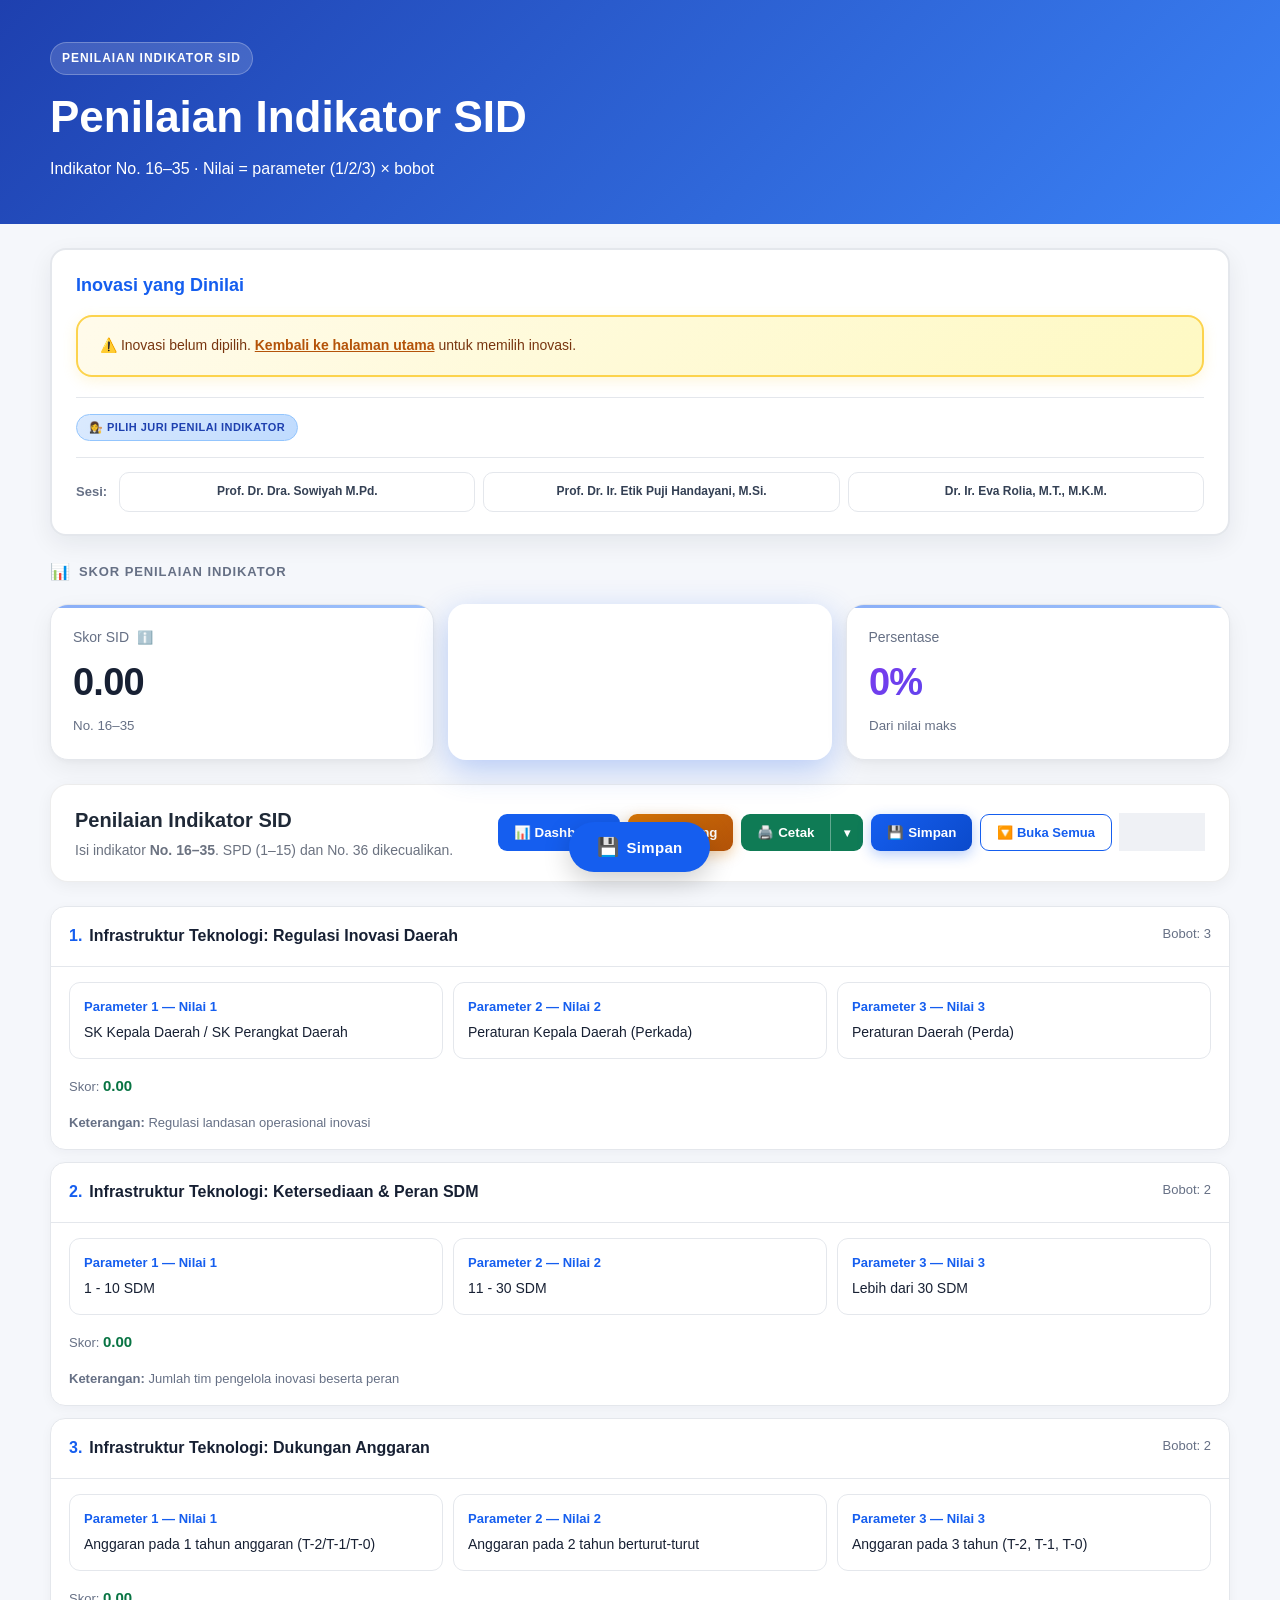
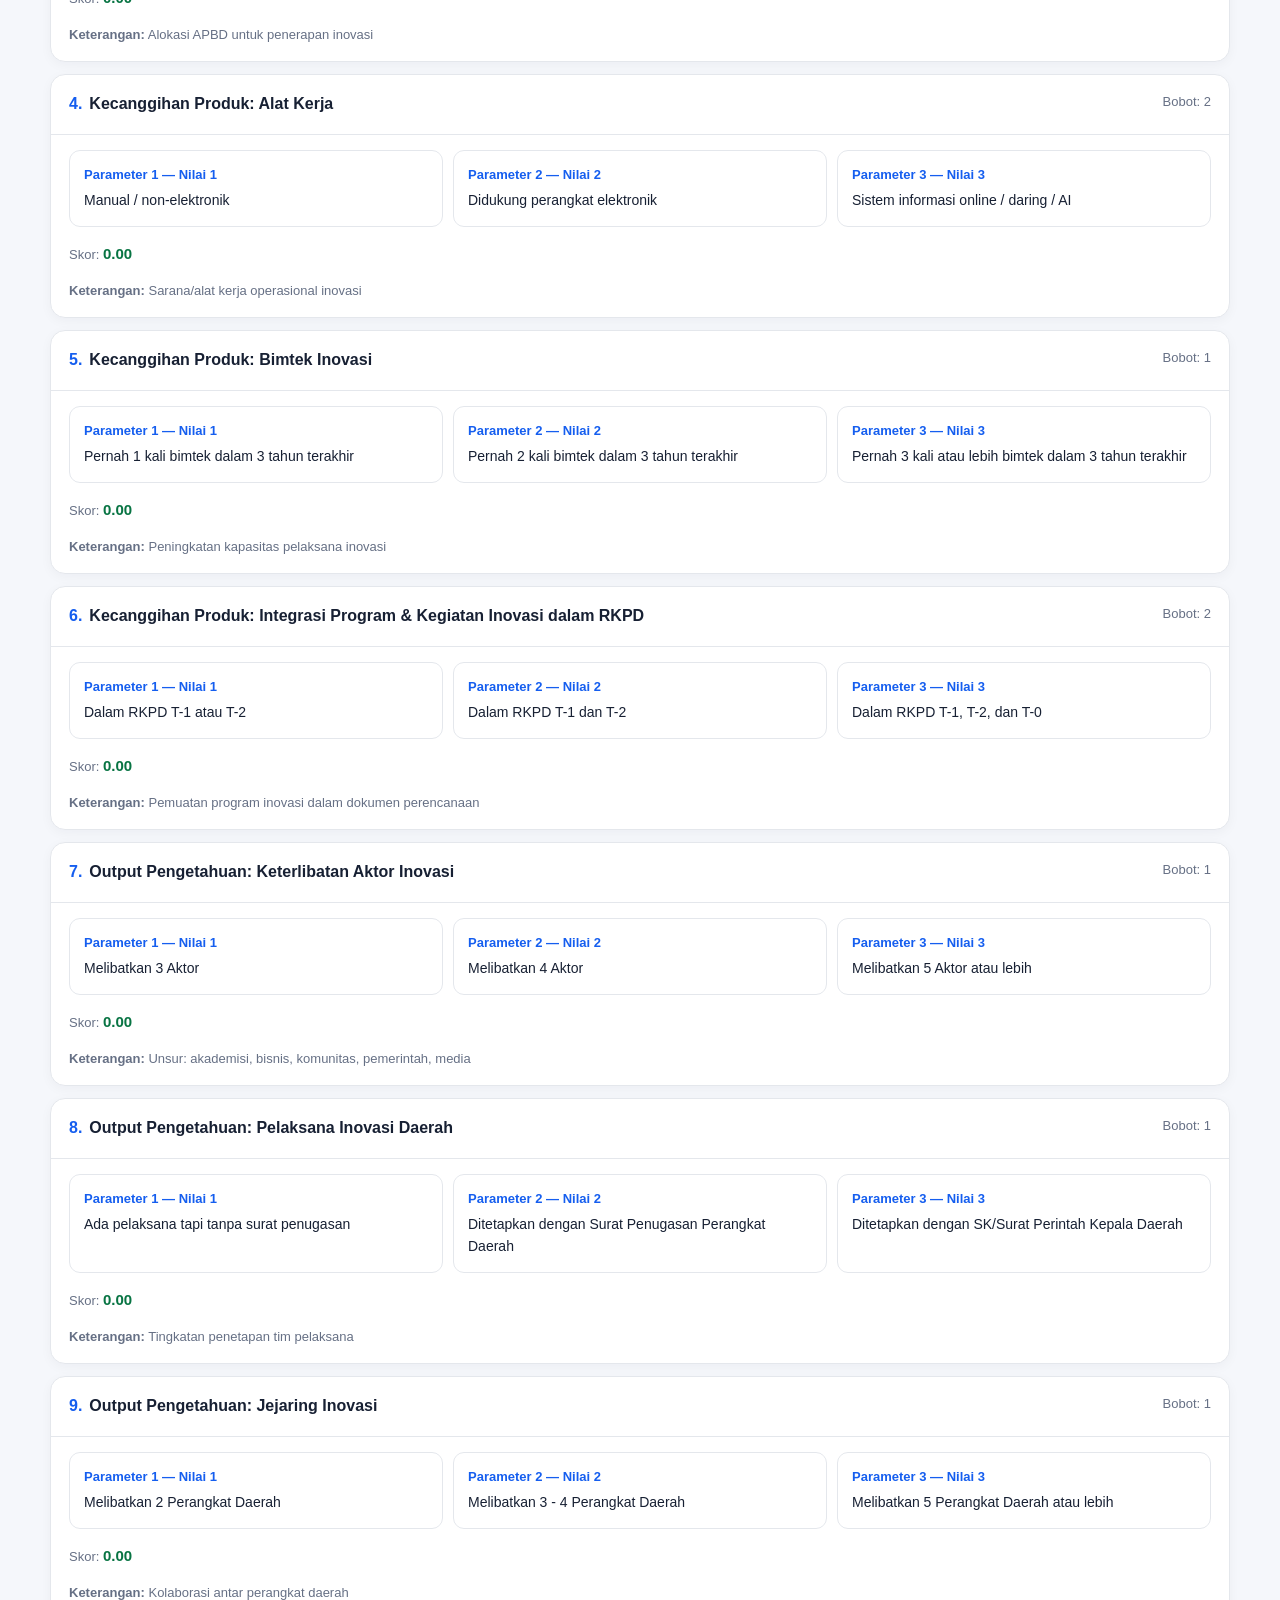
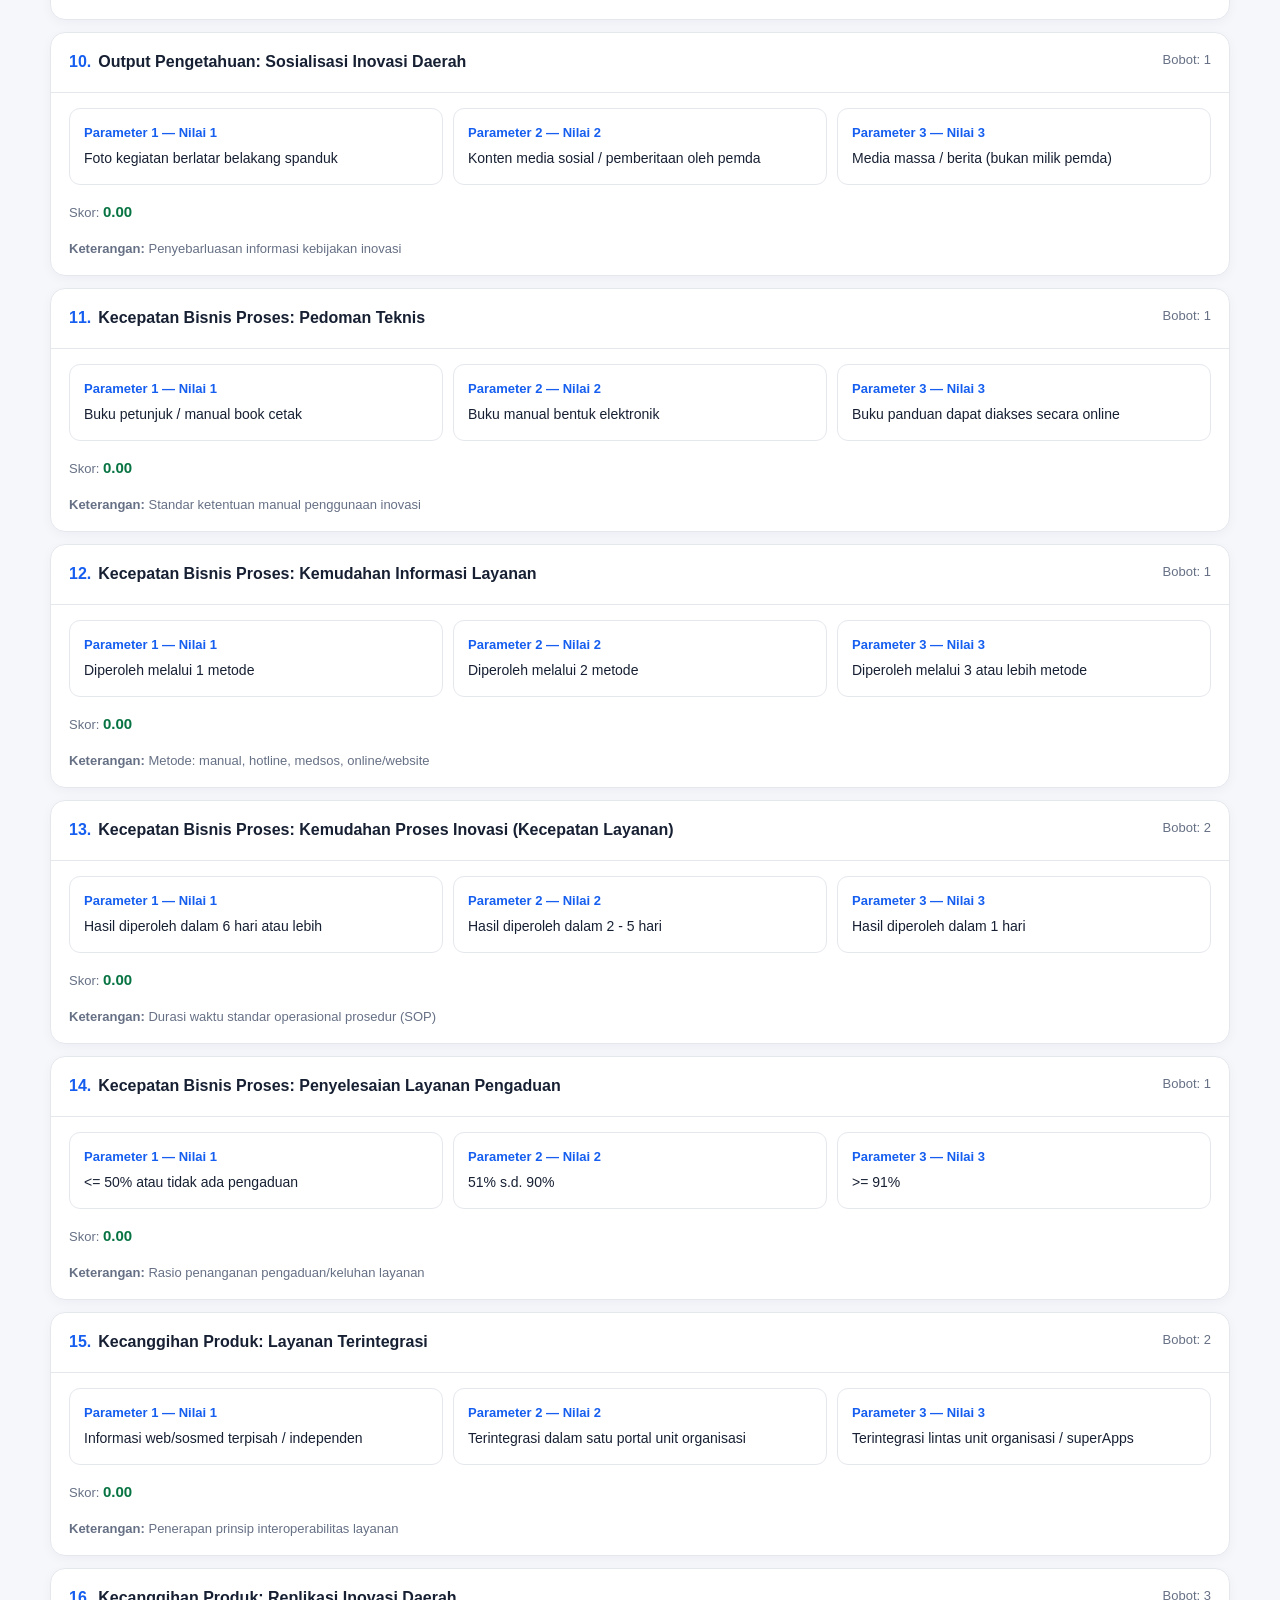
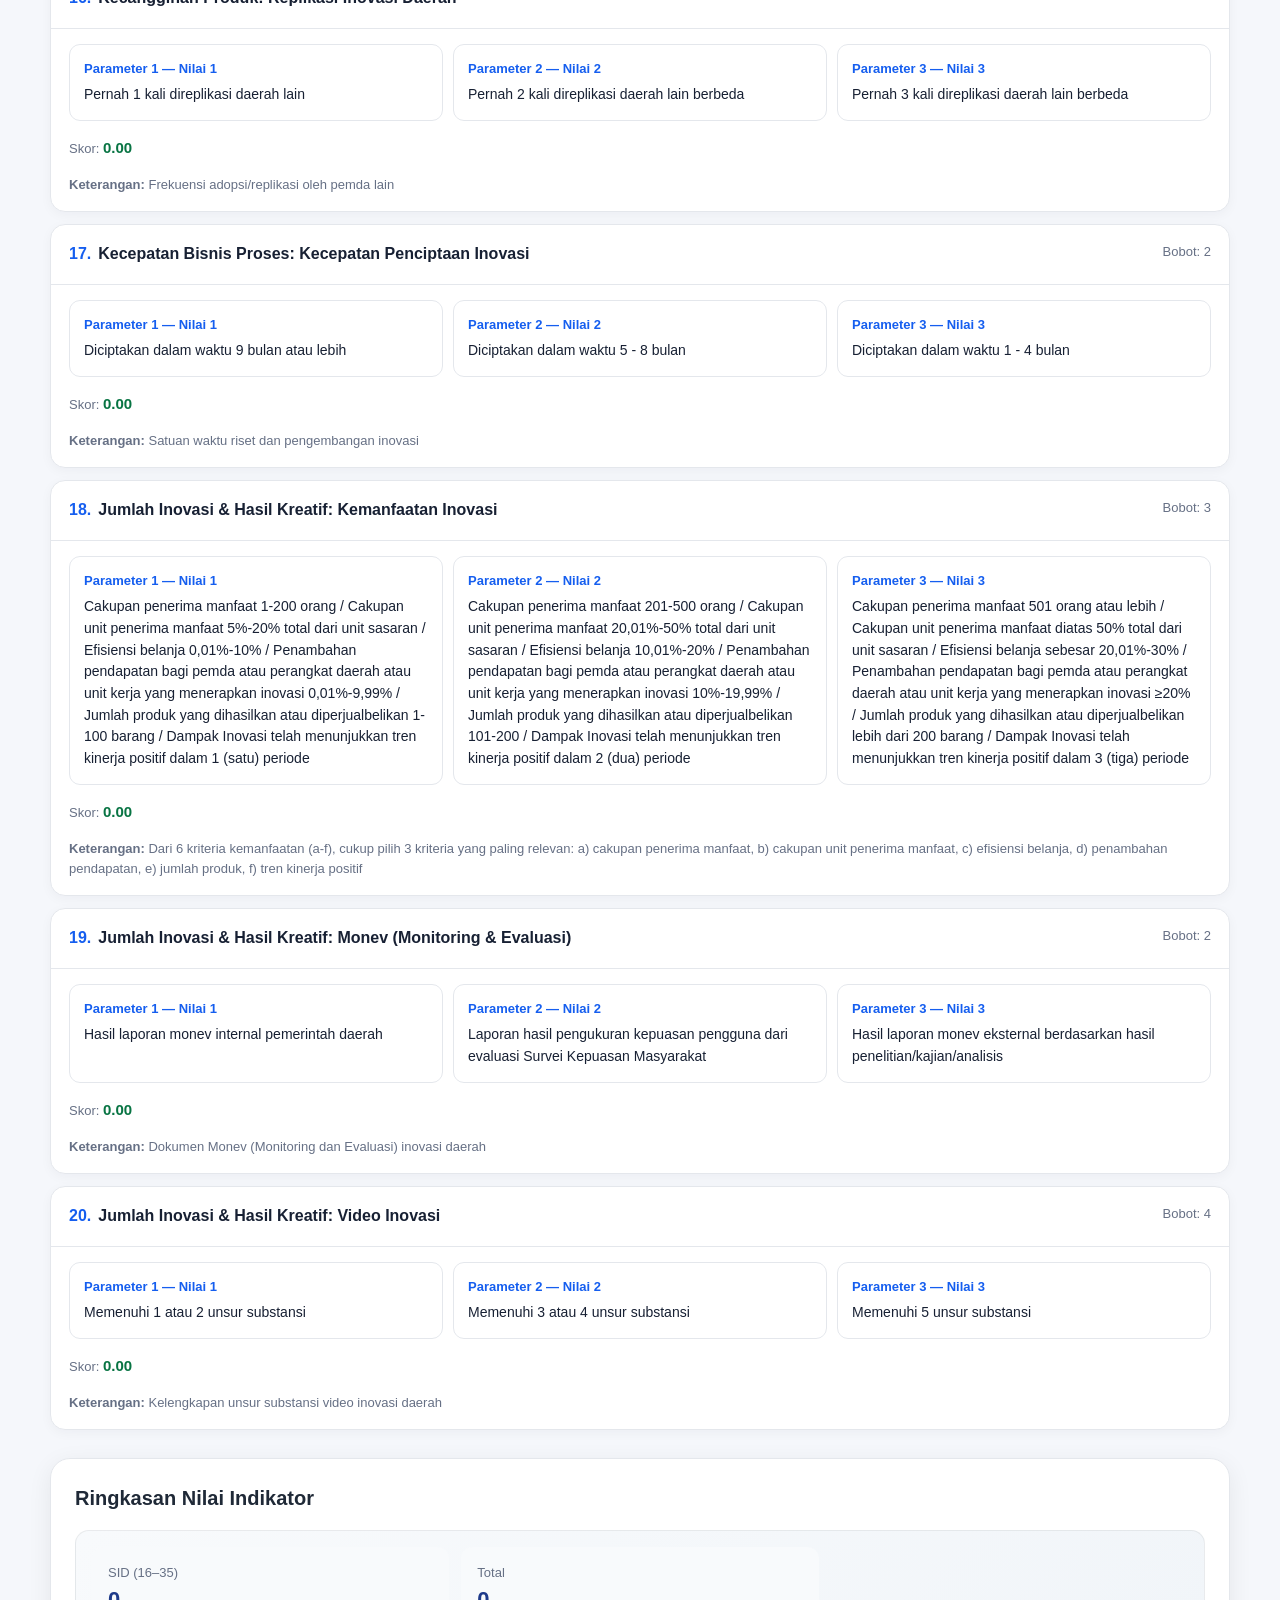
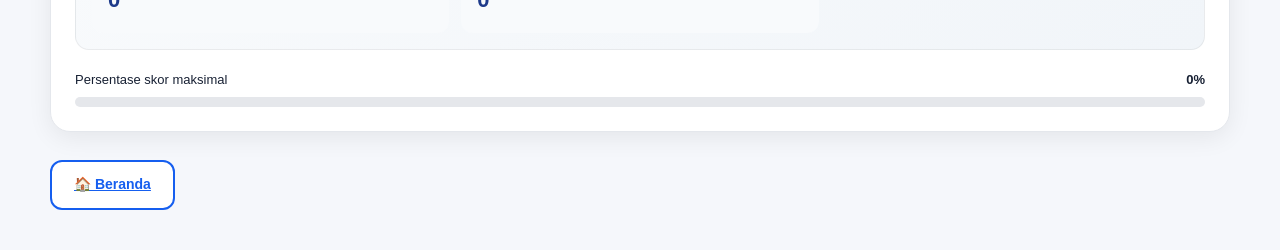
<file: indikator.html>
<!DOCTYPE html>
<html lang="id">
<head>
  <meta charset="UTF-8">
  <meta name="viewport" content="width=device-width, initial-scale=1.0">
  <title>Penilaian Indikator SID — BAPPERIDA 2026</title>
  <link rel="stylesheet" href="style.css">
  <link rel="stylesheet" href="landing.css">
</head>
<body>
<div id="mainContent">

  <header class="hero hero-indikator">
    <div class="container hero-inner">
      <div class="hero-text">
        <div class="badge">PENILAIAN INDIKATOR SID</div>
        <h1>Penilaian Indikator SID</h1>
        <p>Indikator No. 16–35 · Nilai = parameter (1/2/3) × bobot</p>
      </div>
    </div>
  </header>

  <main class="container">

    <!-- Info Inovasi -->
    <section class="info-form">
      <h2>Inovasi yang Dinilai</h2>
      <div id="inovasiCardInd" class="inovasi-card" style="display:none">
        <div class="inovasi-card-header">
          <div class="inovasi-card-icon">📊</div>
          <div class="inovasi-card-meta">
            <div class="inovasi-card-judul" id="icJudulInd">—</div>
            <div class="inovasi-card-badges">
              <span class="inovasi-badge badge-pd"     id="icPDInd">—</span>
              <span class="inovasi-badge badge-bentuk" id="icBentukInd">—</span>
              <span class="inovasi-badge badge-tahun"  id="icTahunInd">—</span>
            </div>
          </div>
        </div>
        <div class="inovasi-card-body">
          <div class="inovasi-card-label">📋 Ringkasan Inovasi</div>
          <p id="icRingkasanInd">—</p>
        </div>
      </div>
      <div id="noInovasiWarnInd" class="warn-box">
        ⚠️ Inovasi belum dipilih. <a href="index.html">Kembali ke halaman utama</a> untuk memilih inovasi.
      </div>

      <!-- Pilih Juri Indikator -->
      <div class="juri-panel-header" style="margin-top:20px;border-top:1px solid var(--border);padding-top:16px">
        <div class="juri-panel-badge badge-indikator">👩‍⚖️ Pilih Juri Penilai Indikator</div>
      </div>
      <div id="juriTabs" class="juri-tabs">
        <span class="juri-tab-label">Sesi:</span>
        <button class="juri-tab" data-juri="Prof. Dr. Dra. Sowiyah M.Pd.">Prof. Dr. Dra. Sowiyah M.Pd.</button>
        <button class="juri-tab" data-juri="Prof. Dr. Ir. Etik Puji Handayani, M.Si.">Prof. Dr. Ir. Etik Puji Handayani, M.Si.</button>
        <button class="juri-tab" data-juri="Dr. Ir. Eva Rolia, M.T., M.K.M.">Dr. Ir. Eva Rolia, M.T., M.K.M.</button>
      </div>

      <!-- Status juri -->
      <div id="juriStatusRow" class="juri-status-row" style="display:none">
        <span class="juri-status-label">Status:</span>
        <div id="juriStatusBadges" class="juri-status-badges"></div>
        <span id="juriStatusSummary" class="juri-status-summary"></span>
      </div>
    </section>

    <!-- Score Board -->
    <span id="scoreSPD" style="display:none">—</span>
    <div class="score-section-label">
      <span class="score-section-icon">📊</span>
      <span>Skor Penilaian Indikator</span>
    </div>
    <section class="score-board">
      <div class="score-card">
        <span>Skor SID
          <span class="tooltip-wrap">
            <button class="tooltip-btn" aria-label="Info">ℹ️</button>
            <span class="tooltip-box">Skor indikator No. 16–35. Dihitung: nilai parameter × bobot.</span>
          </span>
        </span>
        <strong id="scoreSID">0</strong>
        <small>No. 16–35</small>
      </div>
      <div class="score-card total">
        <span>Total Skor</span>
        <strong id="scoreTotal">0</strong>
        <small>Indikator Aktif</small>
      </div>
      <div class="score-card score-card-pct">
        <span>Persentase</span>
        <strong id="scorePct">0%</strong>
        <small>Dari nilai maks</small>
      </div>
    </section>

    <!-- Toolbar -->
    <section class="toolbar">
      <div>
        <h2>Penilaian Indikator SID</h2>
        <p>Isi indikator <b>No. 16–35</b>. SPD (1–15) dan No. 36 dikecualikan.</p>
      </div>
      <div class="actions">
        <button id="viewDashboardBtn" class="btn primary">📊 Dashboard</button>
        <button id="viewRankingBtn"   class="btn btn-ranking">📊 Ranking</button>
        <div class="split-btn-wrap" id="exportSplitWrap">
          <button class="btn btn-print split-main" id="printBtn">🖨️ Cetak</button>
          <button class="btn btn-print split-arrow" id="exportDropdownToggle" aria-expanded="false">▾</button>
          <div class="split-dropdown" id="exportDropdown">
            <button class="split-option" id="exportPdfBtn"><span class="split-icon">📄</span><span>Simpan PDF</span></button>
            <button class="split-option" id="exportExcelBtn"><span class="split-icon">📊</span><span>Unduh Excel</span></button>
          </div>
        </div>
        <button id="saveBtn"      class="btn btn-save-ind">💾 Simpan</button>
        <button id="expandAllBtn" class="btn btn-text-only">🔽 Buka Semua</button>
        <button id="resetBtn"     class="btn secondary">↺ Reset</button>
      </div>
    </section>

    <!-- Dashboard Modal -->
    <div id="dashboardModal" class="modal">
      <div class="modal-content excel-style">
        <div class="modal-header">
          <div>
            <h2>📊 Dashboard Penjumlahan</h2>
            <p class="modal-subtitle">Parameter × Bobot — SID No. 16–35</p>
            <div id="dashboardInfo" class="dashboard-info">
              <span>📋 Inovasi: <b id="dashboardNamaInovasi">—</b></span>
              <span>👤 Juri: <b id="dashboardNamaJuri">—</b></span>
            </div>
          </div>
          <button class="close-modal">&times;</button>
        </div>
        <div class="modal-body">
          <div class="dashboard-stats">
            <div class="stat-card spd spd-skip">
              <div class="stat-icon">🚫</div>
              <div class="stat-content">
                <div class="stat-label">SPD (1–15)</div>
                <div class="stat-value" id="dashboardSPDTotal">—</div>
                <div class="stat-max">Dikecualikan</div>
              </div>
            </div>
            <div class="stat-card sid">
              <div class="stat-icon">💡</div>
              <div class="stat-content">
                <div class="stat-label">Total SID (16–35)</div>
                <div class="stat-value" id="dashboardSIDTotal">0.00</div>
                <div class="stat-max">Indikator aktif</div>
              </div>
            </div>
            <div class="stat-card total">
              <div class="stat-icon">🎯</div>
              <div class="stat-content">
                <div class="stat-label">Total</div>
                <div class="stat-value grand" id="dashboardGrandTotal">0.00</div>
                <div class="stat-max">Indikator aktif</div>
              </div>
            </div>
          </div>
          <div class="dashboard-table-wrapper">
            <table class="dashboard-table excel">
              <thead>
                <tr>
                  <th class="col-no">No</th><th class="col-name">Nama Indikator</th>
                  <th class="col-bobot">Bobot</th><th class="col-param">Param 1</th>
                  <th class="col-param">Param 2</th><th class="col-param">Param 3</th>
                  <th class="col-nilai">Nilai</th>
                </tr>
              </thead>
              <tbody id="dashboardTableBody"></tbody>
            </table>
          </div>
        </div>
      </div>
    </div>

    <!-- Ranking Modal -->
    <div id="rankingModal" class="modal">
      <div class="modal-content ranking-style">
        <div class="modal-header ranking-header">
          <div>
            <h2>📊 Dashboard Perangkingan</h2>
            <p class="modal-subtitle">Rata-rata skor semua juri — Inovasi Daerah 2026</p>
            <div class="ranking-juri-info" id="rankingJuriInfo"></div>
          </div>
          <div class="ranking-header-right">
            <button id="rankingRefreshBtn" class="btn-refresh">🔄 Refresh</button>
            <button id="rankingClearBtn"   class="btn-clear-data">🗑️ Hapus</button>
            <button class="close-modal close-ranking">&times;</button>
          </div>
        </div>
        <div class="modal-body ranking-body">
          <div class="ranking-tabs">
            <button class="ranking-tab active" data-tab="opd">🏛️ OPD</button>
            <button class="ranking-tab" data-tab="pendidikan">🎓 UPTD Pendidikan</button>
            <button class="ranking-tab" data-tab="kesehatan">🏥 UPTD Kesehatan</button>
          </div>
          <div class="ranking-panel active" id="panel-opd">
            <div class="ranking-panel-header"><div class="ranking-panel-title">🏛️ Ranking — OPD</div><div class="ranking-panel-sub">Inspektorat · Badan · Dinas · Sekretariat · Kecamatan</div></div>
            <div id="ranking-list-opd" class="ranking-list"></div>
          </div>
          <div class="ranking-panel" id="panel-pendidikan">
            <div class="ranking-panel-header"><div class="ranking-panel-title">🎓 Ranking — UPTD Pendidikan</div><div class="ranking-panel-sub">SD · SMP Negeri & Swasta · SDIT</div></div>
            <div id="ranking-list-pendidikan" class="ranking-list"></div>
          </div>
          <div class="ranking-panel" id="panel-kesehatan">
            <div class="ranking-panel-header"><div class="ranking-panel-title">🏥 Ranking — UPTD Kesehatan</div><div class="ranking-panel-sub">Puskesmas · RSUD</div></div>
            <div id="ranking-list-kesehatan" class="ranking-list"></div>
          </div>
        </div>
      </div>
    </div>

    <!-- Container Indikator -->
    <div id="indicatorContainer"></div>

    <!-- Summary -->
    <section class="summary">
      <h2>Ringkasan Nilai Indikator</h2>
      <div id="summaryInfo" class="summary-info" style="display:none">
        <div><span>Inovasi</span><b id="summaryNamaInovasi">—</b></div>
        <div><span>Juri</span><b id="summaryNamaJuri">—</b></div>
      </div>
      <div class="summary-grid">
        <div><span>SID (16–35)</span><b id="summarySID">0</b></div>
        <div><span>Total</span><b id="summaryTotal">0</b></div>
      </div>
      <div class="progress-wrap">
        <div class="progress-label"><span>Persentase skor maksimal</span><b id="percentage">0%</b></div>
        <div class="progress"><div id="progressBar"></div></div>
      </div>
    </section>

    <!-- Navigasi -->
    <div class="step-actions" style="margin:20px 0 40px">
      <a href="index.html" class="btn btn-step-back">🏠 Beranda</a>
    </div>

  </main>
</div>

<!-- Print area -->
<div id="printArea" class="print-area">
  <div class="print-header">
    <div class="print-logo-area">
      <div class="print-logo-placeholder">🏛️</div>
      <div class="print-org">
        <div class="print-org-name">BAPPERIDA KOTA METRO</div>
        <div class="print-org-sub">Badan Perencanaan, Penelitian dan Pengembangan Daerah</div>
      </div>
    </div>
    <div class="print-title-block">
      <h1 class="print-title">FORMULIR PENILAIAN INDIKATOR SID</h1>
      <h2 class="print-subtitle">Indeks Inovasi Daerah Kota Metro 2026</h2>
    </div>
  </div>
  <div class="print-divider"></div>
  <div class="print-meta-grid">
    <div class="print-meta-item"><span class="print-meta-label">Nama Inovasi</span><span class="print-meta-value" id="printNamaInovasi">—</span></div>
    <div class="print-meta-item"><span class="print-meta-label">Nama Juri</span><span class="print-meta-value" id="printNamaJuri">—</span></div>
    <div class="print-meta-item"><span class="print-meta-label">Tanggal</span><span class="print-meta-value" id="printTanggal">—</span></div>
    <div class="print-meta-item"><span class="print-meta-label">Total Skor</span><span class="print-meta-value print-skor-total" id="printSkorTotal">—</span></div>
  </div>
  <div class="print-note-spd"><strong>⚠ Catatan:</strong> SPD No. 1–15 dan No. 36 dikecualikan. Penilaian hanya indikator SID No. 16–35.</div>
  <table class="print-table">
    <thead>
      <tr>
        <th class="pt-no">No</th><th class="pt-nama">Nama Indikator</th>
        <th class="pt-bobot">Bobot</th><th class="pt-param">Param</th>
        <th class="pt-nilai">Skor</th><th class="pt-ket">Deskripsi Parameter</th>
      </tr>
    </thead>
    <tbody id="printTableBody"></tbody>
    <tfoot>
      <tr class="print-total-row">
        <td colspan="4" class="print-total-label">TOTAL SKOR SID</td>
        <td class="print-total-value" id="printTotalSkor">0.00</td>
        <td class="print-total-max" id="printMaxSkor"></td>
      </tr>
      <tr class="print-pct-row">
        <td colspan="4" class="print-pct-label">PERSENTASE</td>
        <td colspan="2" class="print-pct-value" id="printPercentage">0%</td>
      </tr>
    </tfoot>
  </table>
  <div class="print-signature">
    <div class="print-sign-block">
      <div class="print-sign-label">Diperiksa,</div>
      <div class="print-sign-space"></div>
      <div class="print-sign-name">( _________________________ )</div>
      <div class="print-sign-role">Koordinator</div>
    </div>
    <div class="print-sign-block">
      <div class="print-sign-label">Dinilai oleh,</div>
      <div class="print-sign-space"></div>
      <div class="print-sign-name" id="printSignJuri">( _________________________ )</div>
      <div class="print-sign-role">Juri Penilai</div>
    </div>
  </div>
  <div class="print-footer">Dicetak oleh Sistem Penilaian Inovasi Daerah 2026 — BAPPERIDA Kota Metro</div>
</div>

<button id="fabSave" class="fab-save"><span class="fab-icon" id="fabIcon">💾</span><span class="fab-label">Simpan</span></button>
<button id="scrollTopBtn" class="scroll-top-btn">↑</button>

<script src="data.js"></script>
<script src="inovasi.js"></script>
<script src="shared.js"></script>
<script src="indikator.js"></script>
</body>
</html>
</file>
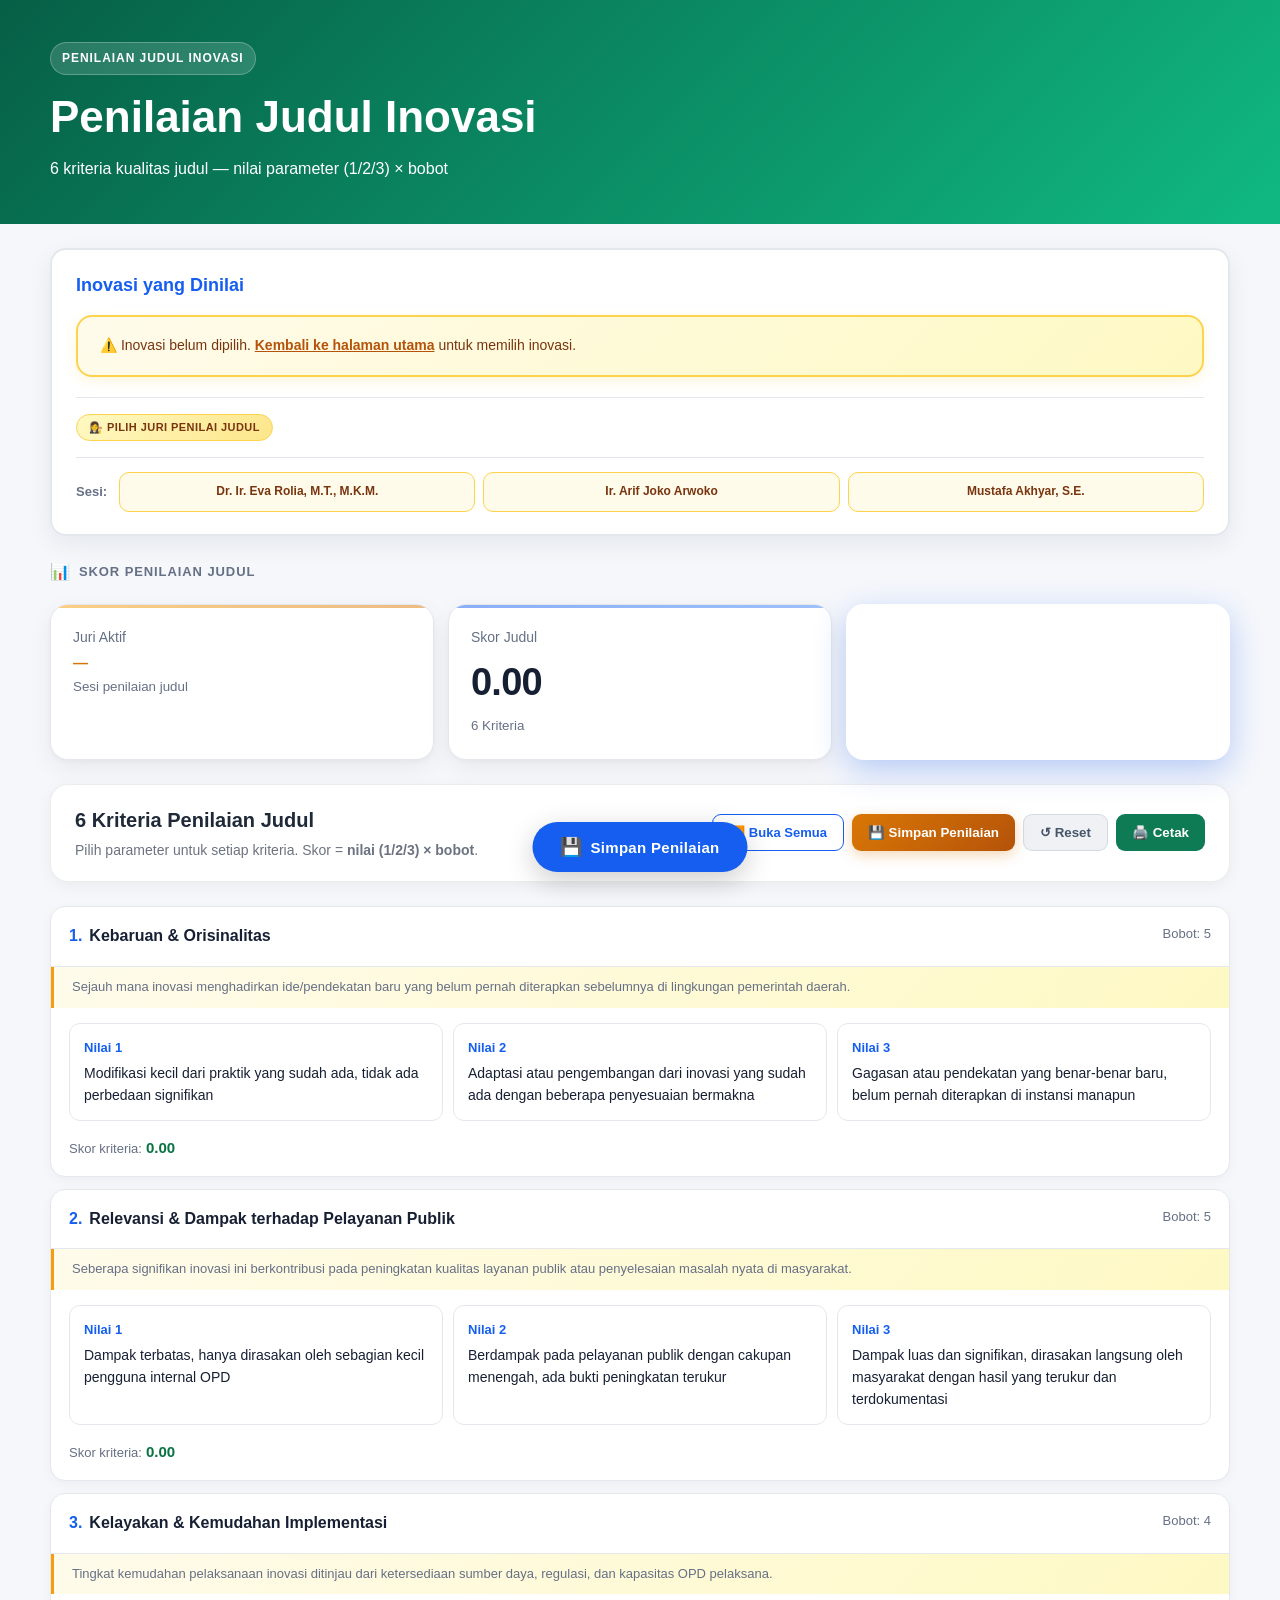
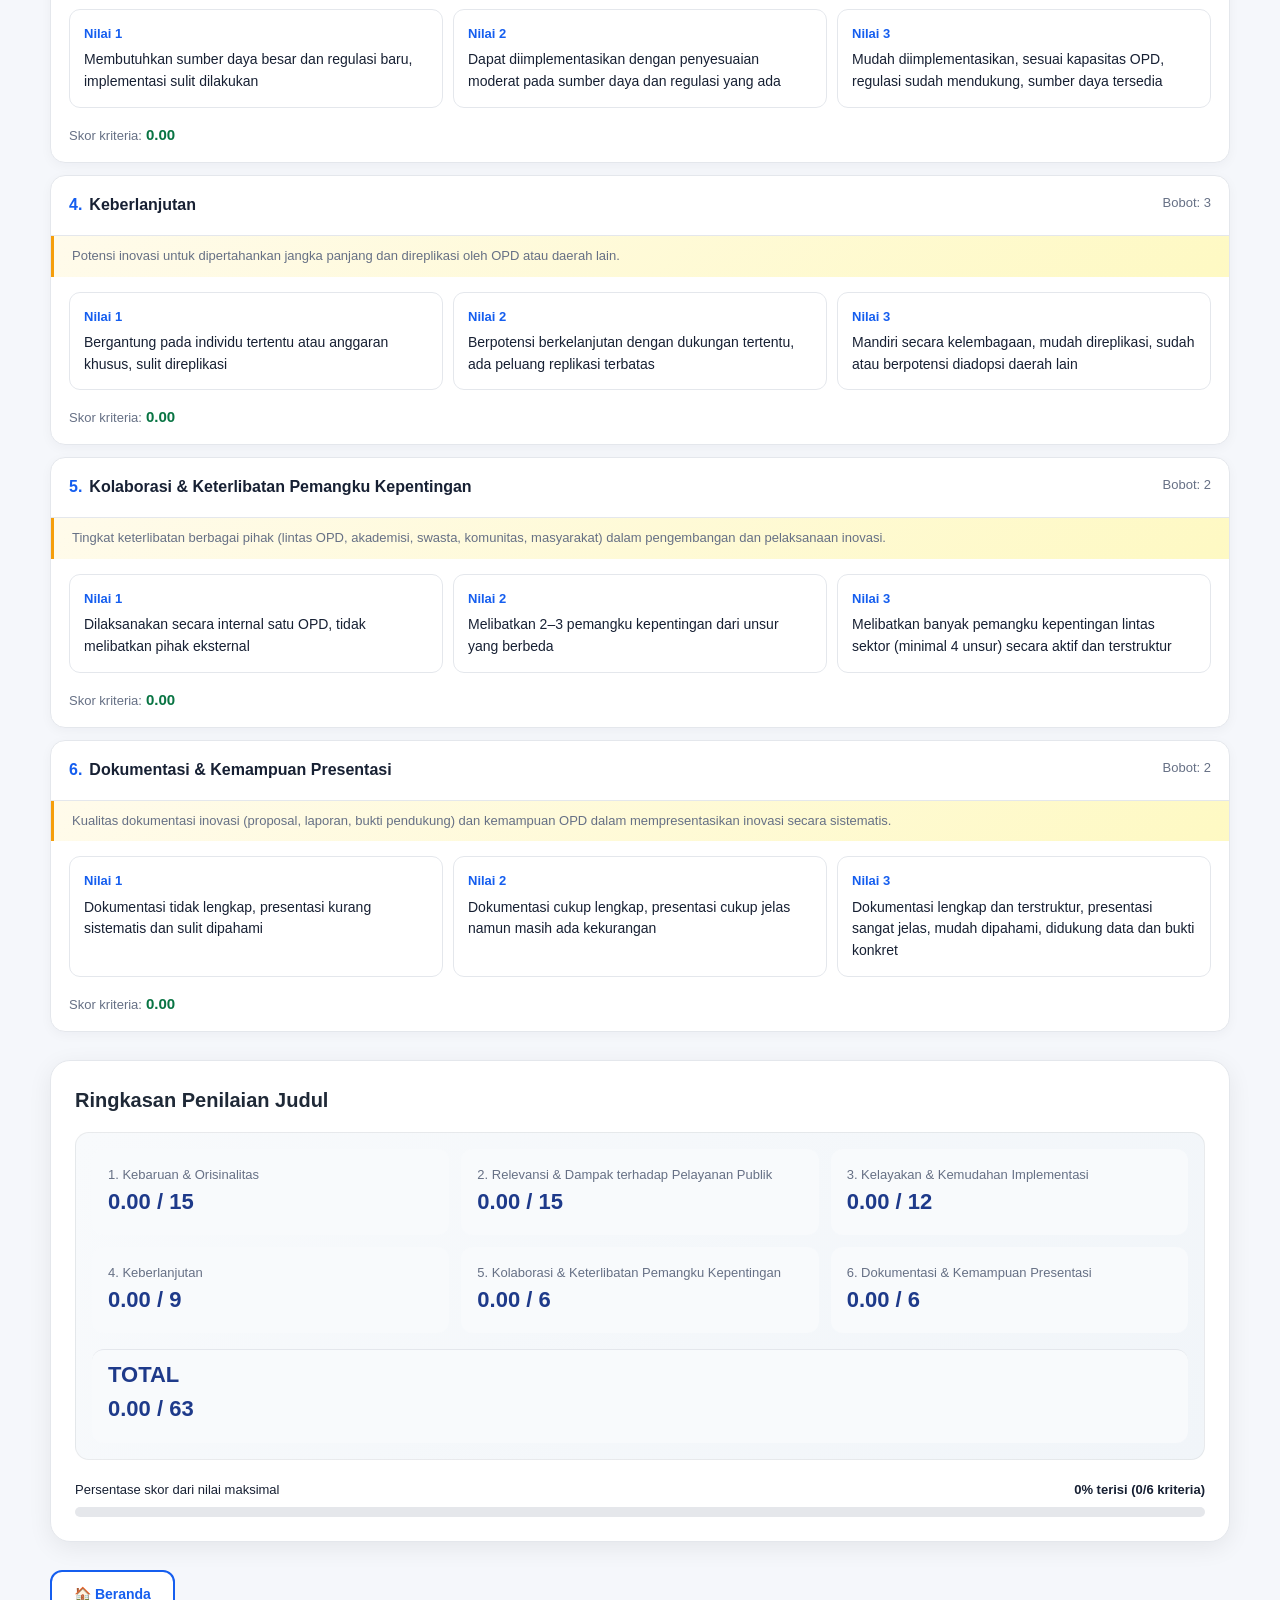
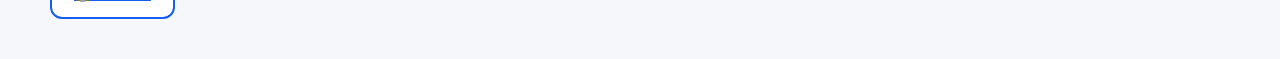
<file: judul.html>
<!DOCTYPE html>
<html lang="id">
<head>
  <meta charset="UTF-8">
  <meta name="viewport" content="width=device-width, initial-scale=1.0">
  <title>Penilaian Judul Inovasi — BAPPERIDA 2026</title>
  <link rel="stylesheet" href="style.css">
  <link rel="stylesheet" href="landing.css">
</head>
<body>
<div id="mainContent">

  <header class="hero hero-judul">
    <div class="container hero-inner">
      <div class="hero-text">
        <div class="badge">PENILAIAN JUDUL INOVASI</div>
        <h1>Penilaian Judul Inovasi</h1>
        <p>6 kriteria kualitas judul — nilai parameter (1/2/3) × bobot</p>
      </div>
    </div>
  </header>

  <main class="container">

    <!-- Info Inovasi -->
    <section class="info-form" id="infoSection">
      <h2>Inovasi yang Dinilai</h2>
      <div id="inovasiCardJudul" class="inovasi-card" style="display:none">
        <div class="inovasi-card-header">
          <div class="inovasi-card-icon">📋</div>
          <div class="inovasi-card-meta">
            <div class="inovasi-card-judul" id="icJudul">—</div>
            <div class="inovasi-card-badges">
              <span class="inovasi-badge badge-pd"     id="icPD">—</span>
              <span class="inovasi-badge badge-bentuk" id="icBentuk">—</span>
              <span class="inovasi-badge badge-tahun"  id="icTahun">—</span>
            </div>
          </div>
        </div>
        <div class="inovasi-card-body">
          <div class="inovasi-card-label">📋 Ringkasan Inovasi</div>
          <p id="icRingkasan">—</p>
        </div>
      </div>
      <div id="noInovasiWarn" class="warn-box">
        ⚠️ Inovasi belum dipilih. <a href="index.html">Kembali ke halaman utama</a> untuk memilih inovasi.
      </div>

      <!-- Pilih Juri -->
      <div class="juri-panel-header" style="margin-top:20px;border-top:1px solid var(--border);padding-top:16px">
        <div class="juri-panel-badge badge-judul">👩‍⚖️ Pilih Juri Penilai Judul</div>
      </div>
      <div id="juriTabsJudul" class="juri-tabs juri-tabs-judul">
        <span class="juri-tab-label">Sesi:</span>
        <button class="juri-tab juri-tab-judul" data-juri="Dr. Ir. Eva Rolia, M.T., M.K.M.">Dr. Ir. Eva Rolia, M.T., M.K.M.</button>
        <button class="juri-tab juri-tab-judul" data-juri="Ir. Arif Joko Arwoko">Ir. Arif Joko Arwoko</button>
        <button class="juri-tab juri-tab-judul" data-juri="Mustafa Akhyar, S.E.">Mustafa Akhyar, S.E.</button>
      </div>

      <!-- Status juri -->
      <div id="juriStatusRow" class="juri-status-row" style="display:none">
        <span class="juri-status-label">Status:</span>
        <div id="juriStatusBadges" class="juri-status-badges"></div>
        <span id="juriStatusSummary" class="juri-status-summary"></span>
      </div>
    </section>

    <!-- Score Board -->
    <div class="score-section-label">
      <span class="score-section-icon">📊</span>
      <span>Skor Penilaian Judul</span>
    </div>
    <section class="score-board">
      <div class="score-card score-card-judul">
        <span>Juri Aktif</span>
        <strong id="scoreJuriAktif">—</strong>
        <small>Sesi penilaian judul</small>
      </div>
      <div class="score-card">
        <span>Skor Judul</span>
        <strong id="scoreJudul">0</strong>
        <small>6 Kriteria</small>
      </div>
      <div class="score-card total">
        <span>Persentase</span>
        <strong id="scoreJudulPct">0%</strong>
        <small>Dari nilai maks (63)</small>
      </div>
    </section>

    <!-- Toolbar kriteria -->
    <section class="toolbar">
      <div>
        <h2>6 Kriteria Penilaian Judul</h2>
        <p>Pilih parameter untuk setiap kriteria. Skor = <b>nilai (1/2/3) × bobot</b>.</p>
      </div>
      <div class="actions">
        <button id="expandAllBtn" class="btn btn-text-only">🔽 Buka Semua</button>
        <button id="saveBtn"     class="btn btn-save-judul">💾 Simpan Penilaian</button>
        <button id="resetBtn"    class="btn secondary">↺ Reset</button>
        <button id="printBtn"    class="btn btn-print">🖨️ Cetak</button>
      </div>
    </section>

    <!-- Kartu kriteria -->
    <div id="judulContainer"></div>

    <!-- Summary -->
    <section class="summary" id="summarySec">
      <h2>Ringkasan Penilaian Judul</h2>
      <div id="summaryJuri" class="summary-info" style="display:none">
        <div><span>Inovasi</span><b id="sumInovasi">—</b></div>
        <div><span>Juri</span><b id="sumJuri">—</b></div>
      </div>
      <div class="summary-grid" id="summaryGrid"></div>
      <div class="progress-wrap">
        <div class="progress-label">
          <span>Persentase skor dari nilai maksimal</span>
          <b id="summaryPct">0%</b>
        </div>
        <div class="progress"><div id="progressBar"></div></div>
      </div>
    </section>

    <!-- Navigasi -->
    <div class="step-actions" style="margin:20px 0 40px">
      <a href="index.html" class="btn btn-step-back">🏠 Beranda</a>
    </div>

  </main>
</div>

<!-- Print area -->
<div id="printArea" class="print-area">
  <div class="print-header">
    <div class="print-logo-area">
      <div class="print-logo-placeholder">🏛️</div>
      <div class="print-org">
        <div class="print-org-name">BAPPERIDA KOTA METRO</div>
        <div class="print-org-sub">Badan Perencanaan, Penelitian dan Pengembangan Daerah</div>
      </div>
    </div>
    <div class="print-title-block">
      <h1 class="print-title">FORMULIR PENILAIAN JUDUL INOVASI</h1>
      <h2 class="print-subtitle">Indeks Inovasi Daerah Kota Metro 2026</h2>
    </div>
  </div>
  <div class="print-divider"></div>
  <div class="print-meta-grid">
    <div class="print-meta-item"><span class="print-meta-label">Nama Inovasi</span><span class="print-meta-value" id="pNamaInovasi">—</span></div>
    <div class="print-meta-item"><span class="print-meta-label">Nama Juri</span><span class="print-meta-value" id="pNamaJuri">—</span></div>
    <div class="print-meta-item"><span class="print-meta-label">Tanggal</span><span class="print-meta-value" id="pTanggal">—</span></div>
    <div class="print-meta-item"><span class="print-meta-label">Total Skor</span><span class="print-meta-value print-skor-total" id="pTotalSkor">—</span></div>
  </div>
  <table class="print-table">
    <thead>
      <tr>
        <th class="pt-no">No</th>
        <th class="pt-nama">Kriteria Penilaian</th>
        <th class="pt-bobot">Bobot</th>
        <th class="pt-param">Nilai</th>
        <th class="pt-nilai">Skor</th>
        <th class="pt-ket">Deskripsi Pilihan</th>
      </tr>
    </thead>
    <tbody id="pTableBody"></tbody>
    <tfoot>
      <tr class="print-total-row">
        <td colspan="4" class="print-total-label">TOTAL SKOR PENILAIAN JUDUL</td>
        <td class="print-total-value" id="pTotal">0.00</td>
        <td class="print-total-max">Maks: 63</td>
      </tr>
    </tfoot>
  </table>
  <div class="print-signature">
    <div class="print-sign-block">
      <div class="print-sign-label">Diperiksa,</div>
      <div class="print-sign-space"></div>
      <div class="print-sign-name">( _________________________ )</div>
      <div class="print-sign-role">Koordinator</div>
    </div>
    <div class="print-sign-block">
      <div class="print-sign-label">Dinilai oleh,</div>
      <div class="print-sign-space"></div>
      <div class="print-sign-name" id="pSignJuri">( _________________________ )</div>
      <div class="print-sign-role">Juri Penilai</div>
    </div>
  </div>
  <div class="print-footer">Dicetak oleh Sistem Penilaian Inovasi Daerah 2026 — BAPPERIDA Kota Metro</div>
</div>

<button id="scrollTopBtn" class="scroll-top-btn">↑</button>
<button id="fabSaveJudul" class="fab-save fab-save-judul" title="Simpan Penilaian Judul" aria-label="Simpan">
  <span class="fab-icon" id="fabIconJudul">💾</span>
  <span class="fab-label">Simpan Penilaian</span>
</button>

<script src="data.js"></script>
<script src="inovasi.js"></script>
<script src="shared.js"></script>
<script src="judul.js"></script>
</body>
</html>
</file>
<file: style.css>
*{box-sizing:border-box}
:root{
  --primary:#155eef;--primary-dark:#0b4acb;--bg:#f5f7fb;
  --text:#172033;--muted:#667085;--border:#e4e7ec;
  --success:#087443;--white:#fff;--shadow:0 8px 24px rgba(16,24,40,.07)
}
body{margin:0;font-family:Inter,Segoe UI,Arial,sans-serif;background:var(--bg);color:var(--text);line-height:1.55}
.container{width:min(1180px,calc(100% - 32px));margin:auto}
.hero{background:linear-gradient(135deg,#155eef,#0b4acb);color:white;padding:42px 0}
.hero h1{margin:8px 0 6px;font-size:clamp(28px,4vw,44px)}
.hero p{margin:0;max-width:760px;opacity:.9}
.badge{display:inline-block;background:rgba(255,255,255,.15);border:1px solid rgba(255,255,255,.25);padding:6px 11px;border-radius:999px;font-size:12px;font-weight:700;letter-spacing:.08em}
.score-board{display:grid;grid-template-columns:repeat(3,1fr);gap:16px;margin:24px 0}
.score-card{background:white;border:1px solid var(--border);border-radius:16px;padding:20px;box-shadow:var(--shadow)}
.score-card span,.score-card small{display:block;color:var(--muted)}
.score-card strong{display:block;font-size:34px;margin:4px 0}
.score-card.total{border:2px solid #155eef}
.toolbar{display:flex;justify-content:space-between;align-items:center;gap:20px;margin:28px 0 16px}
.toolbar h2{margin:0 0 4px}.toolbar p{margin:0;color:var(--muted)}
.actions{display:flex;gap:8px;flex-wrap:wrap}
.btn{border:0;background:var(--primary);color:#fff;border-radius:9px;padding:10px 16px;font-weight:700;cursor:pointer}
.btn:hover{background:var(--primary-dark)}.btn.secondary{background:rgba(148,163,184,0.15);color:#475569;border:1.5px solid rgba(148,163,184,0.3);backdrop-filter:blur(8px);transition:all 0.2s ease}.btn.secondary:hover{background:rgba(148,163,184,0.25);border-color:rgba(148,163,184,0.5);transform:translateY(-1px);box-shadow:0 4px 12px rgba(148,163,184,0.2)}
.section-title{margin:30px 0 12px;font-size:21px}
.indicator{background:#fff;border:1px solid var(--border);border-radius:15px;margin:12px 0;box-shadow:0 3px 12px rgba(16,24,40,.04);overflow:hidden}
.indicator-head{padding:17px 18px;border-bottom:1px solid var(--border);display:flex;justify-content:space-between;gap:15px}
.indicator-title{font-weight:800}.indicator-number{color:var(--primary);margin-right:7px}
.meta{white-space:nowrap;color:var(--muted);font-size:13px}
.options{display:grid;grid-template-columns:repeat(3,1fr);gap:10px;padding:15px 18px}
.option{position:relative}
.option input{position:absolute;opacity:0}
.option label{display:block;border:1px solid var(--border);border-radius:11px;padding:14px;cursor:pointer;height:100%;transition:.15s}
.option input:checked+label{border-color:var(--primary);background:#eff6ff;box-shadow:inset 0 0 0 1px var(--primary)}
.option-title{font-weight:800;color:var(--primary);font-size:13px}
.option-text{margin-top:5px;font-size:14px}
.result{padding:0 18px 16px;color:var(--muted);font-size:13px}
.result b{color:var(--success);font-size:15px}
.ket{padding:0 18px 16px;font-size:13px;color:var(--muted)}
.special-input{padding:16px 18px;display:flex;gap:12px;align-items:end;flex-wrap:wrap}
.special-input label{font-size:13px;font-weight:700;display:block;margin-bottom:5px}
.special-input input{width:180px;padding:11px;border:1px solid var(--border);border-radius:9px;font-size:16px}
.summary{background:white;border:1px solid var(--border);border-radius:16px;padding:22px;margin:28px 0;box-shadow:var(--shadow)}
.summary h2{margin-top:0}
.summary-grid{display:grid;grid-template-columns:repeat(3,1fr);gap:12px}
.summary-grid div{background:#f8fafc;border-radius:12px;padding:16px}
.summary-grid span{display:block;color:var(--muted);font-size:13px}.summary-grid b{font-size:20px}
.progress-wrap{margin-top:20px}.progress-label{display:flex;justify-content:space-between;margin-bottom:7px;font-size:13px}
.progress{height:12px;background:#eaecf0;border-radius:99px;overflow:hidden}.progress div{height:100%;background:var(--primary);width:0%;transition:.2s}
.note{margin:20px 0 40px;background:#fffaeb;border:1px solid #fedf89;color:#7a4f01;border-radius:12px;padding:14px;font-size:13px}
/* Modal Dashboard */
.modal{display:none;position:fixed;z-index:999;left:0;top:0;width:100%;height:100%;background:rgba(0,0,0,.6);align-items:center;justify-content:center;padding:20px;backdrop-filter:blur(4px)}
.modal-content{background:white;border-radius:20px;width:min(1400px,98%);max-height:92vh;display:flex;flex-direction:column;box-shadow:0 25px 80px rgba(0,0,0,.4)}
.modal-content.excel-style{border:3px solid #217346}
.modal-header{padding:24px 32px;background:linear-gradient(135deg,#217346,#1a5c38);color:white;border-radius:17px 17px 0 0;display:flex;justify-content:space-between;align-items:center;gap:20px}
.modal-header h2{margin:0;font-size:26px;display:flex;align-items:center;gap:10px}
.modal-subtitle{margin:4px 0 0;font-size:13px;opacity:.9;font-weight:400}
.close-modal{background:rgba(255,255,255,.15);border:none;font-size:28px;color:white;cursor:pointer;padding:0;line-height:1;width:40px;height:40px;display:flex;align-items:center;justify-content:center;border-radius:10px;transition:.2s}
.close-modal:hover{background:rgba(255,255,255,.25);transform:scale(1.05)}
.modal-body{padding:28px 32px;overflow-y:auto;background:#f8f9fb}

/* Dashboard Stats Cards */
.dashboard-stats{display:grid;grid-template-columns:repeat(3,1fr);gap:16px;margin-bottom:24px}
.stat-card{background:white;border-radius:14px;padding:20px;display:flex;gap:16px;align-items:center;border:2px solid #e4e7ec;transition:.3s;box-shadow:0 2px 8px rgba(0,0,0,.04)}
.stat-card:hover{transform:translateY(-2px);box-shadow:0 8px 24px rgba(0,0,0,.12)}
.stat-card.spd{border-color:#3b82f6}
.stat-card.sid{border-color:#8b5cf6}
.stat-card.total{border-color:#217346;background:linear-gradient(135deg,#f0fdf4,#dcfce7)}
.stat-icon{font-size:36px;line-height:1}
.stat-content{flex:1}
.stat-label{font-size:13px;color:#667085;font-weight:600;margin-bottom:4px}
.stat-value{font-size:32px;font-weight:800;color:#172033;line-height:1}
.stat-value.grand{color:#217346}
.stat-max{font-size:11px;color:#98a2b3;margin-top:4px}

/* Excel-style Table */
.dashboard-table-wrapper{overflow:auto;border-radius:14px;border:2px solid #e4e7ec;background:white;box-shadow:0 4px 16px rgba(0,0,0,.06)}
.dashboard-table.excel{width:100%;border-collapse:collapse;font-size:13px;min-width:1000px}
.dashboard-table.excel thead{background:linear-gradient(180deg,#217346,#1a5c38);color:white;position:sticky;top:0;z-index:10}
.dashboard-table.excel th{padding:14px 12px;text-align:left;font-weight:700;border-right:1px solid rgba(255,255,255,.2);font-size:12px;text-transform:uppercase;letter-spacing:.03em}
.dashboard-table.excel th:last-child{border-right:none}
.dashboard-table.excel .col-no{width:50px;text-align:center}
.dashboard-table.excel .col-name{min-width:300px;max-width:400px}
.dashboard-table.excel .col-bobot{width:80px;text-align:center}
.dashboard-table.excel .col-param{width:90px;text-align:right;background:rgba(255,255,255,.05)}
.dashboard-table.excel .col-nilai{width:100px;text-align:right;background:rgba(255,255,255,.1);font-weight:700}
.dashboard-table.excel td{padding:12px;border-bottom:1px solid #f0f2f5;border-right:1px solid #f0f2f5}
.dashboard-table.excel td:last-child{border-right:none}
.dashboard-table.excel .col-no{text-align:center;font-weight:700;color:#667085}
.dashboard-table.excel .col-bobot{text-align:center;font-weight:600;color:#344054}
.dashboard-table.excel .indicator-name{font-weight:500;color:#172033}
.dashboard-table.excel .param-cell{text-align:right;font-family:'Courier New',monospace;color:#667085;background:#fafbfc}
.dashboard-table.excel .param-cell.selected{background:#dcfce7;color:#15803d;font-weight:700;border:2px solid #217346;position:relative}
.dashboard-table.excel .param-cell.selected::after{content:'✓';position:absolute;top:2px;right:4px;font-size:10px;color:#217346}
.dashboard-table.excel .score-cell{text-align:right;font-weight:700;color:#15803d;font-size:14px;background:#f0fdf4}
.dashboard-table.excel .special-cell{text-align:center;font-style:italic;color:#7c3aed;font-weight:600;background:#faf5ff}
.dashboard-table.excel tbody tr:hover{background:#f8f9fc}
.dashboard-table.excel tbody tr.empty-row{opacity:.35}
.dashboard-table.excel tbody tr.empty-row:hover{opacity:.5}
.dashboard-table.excel tbody tr.filled-row{background:#fefefe}

/* Section Dividers */
.section-divider{background:linear-gradient(90deg,#eff6ff,#dbeafe,#eff6ff)}
.section-divider td{border:none!important;padding:10px 16px!important}
.section-header{font-weight:800;font-size:13px;color:#1e40af;text-transform:uppercase;letter-spacing:.05em}

/* Total Row */
.total-row{background:linear-gradient(135deg,#217346,#1a5c38);color:white}
.total-row td{padding:16px 12px!important;border:none!important;font-size:15px}
.total-label{font-weight:800;letter-spacing:.02em}
.total-value{text-align:right;font-size:18px}
.total-value strong{color:white}

@media(max-width:1024px){.dashboard-stats{grid-template-columns:1fr}.stat-card{flex-direction:row}}
@media(max-width:760px){.score-board,.options,.summary-grid{grid-template-columns:1fr}.toolbar{align-items:flex-start;flex-direction:column}.indicator-head{flex-direction:column}.meta{white-space:normal}.dashboard-summary{grid-template-columns:1fr}.modal-content{max-height:95vh;width:98%}.modal{padding:10px}.modal-header{flex-direction:column;align-items:flex-start;gap:12px}.close-modal{position:absolute;top:20px;right:20px}.dashboard-table.excel{font-size:11px}.stat-value{font-size:24px}}
@media print{.hero{padding:20px}.actions,.note{display:none}.indicator{break-inside:avoid}.option input{display:none}body{background:white}.container{width:100%}.modal{display:none!important}}

/* Info Form — Nama Inovasi & Nama Juri */
.info-form{background:white;border:2px solid var(--primary);border-radius:16px;padding:22px 24px;margin:24px 0;box-shadow:var(--shadow)}
.info-form h2{margin:0 0 16px;font-size:18px;color:var(--primary)}
.info-grid{display:grid;grid-template-columns:1fr 1fr;gap:16px}
.info-field label{display:block;font-size:13px;font-weight:700;color:#344054;margin-bottom:6px}
.info-field input{width:100%;padding:11px 14px;border:1.5px solid var(--border);border-radius:9px;font-size:15px;font-family:inherit;color:var(--text);transition:.15s;background:#fafbfc}
.info-field input:focus{outline:none;border-color:var(--primary);background:white;box-shadow:0 0 0 3px rgba(21,94,239,.1)}
.info-field input::placeholder{color:#aab4c4}

/* Summary info nama inovasi & juri */
.summary-info{display:grid;grid-template-columns:1fr 1fr;gap:12px;margin-bottom:16px;padding:14px;background:#eff6ff;border-radius:10px;border:1px solid #bfdbfe}
.summary-info div{display:flex;flex-direction:column;gap:3px}
.summary-info span{font-size:12px;color:#3b82f6;font-weight:700;text-transform:uppercase;letter-spacing:.05em}
.summary-info b{font-size:15px;color:#172033}

/* Dashboard info nama inovasi & juri */
.dashboard-info{display:flex;gap:20px;margin-top:8px;flex-wrap:wrap}
.dashboard-info span{background:rgba(255,255,255,.15);border:1px solid rgba(255,255,255,.25);border-radius:8px;padding:5px 12px;font-size:13px;color:rgba(255,255,255,.9)}
.dashboard-info b{color:white}

/* Print — tampilkan nama inovasi & juri */
@media print{
  .info-form{border:1px solid #ccc;box-shadow:none}
  .info-field input{border:none;padding:0;background:transparent;font-weight:700;font-size:15px}
}

@media(max-width:760px){
  .info-grid{grid-template-columns:1fr}
  .summary-info{grid-template-columns:1fr}
  .dashboard-info{flex-direction:column;gap:8px}
}

/* ══════════════════════════════════════════
   SKIPPED SECTION — SPD (No. 1–15)
══════════════════════════════════════════ */
.skipped-section{background:#fff8f0;border:2px dashed #f59e0b;border-radius:16px;margin:16px 0 24px;overflow:hidden}
.skipped-section-header{display:flex;justify-content:space-between;align-items:center;gap:16px;padding:18px 22px;flex-wrap:wrap}
.skipped-section-title{display:flex;align-items:flex-start;gap:14px}
.skipped-icon{font-size:28px;line-height:1;flex-shrink:0;margin-top:2px}
.skipped-section-title h2{margin:0 0 4px;font-size:16px;color:#b45309}
.skipped-section-title p{margin:0;font-size:13px;color:#92400e}
.toggle-skipped-btn{border:1.5px solid #f59e0b;background:white;color:#b45309;font-weight:700;font-size:13px;border-radius:8px;padding:7px 14px;cursor:pointer;white-space:nowrap;transition:.15s}
.toggle-skipped-btn:hover{background:#fef3c7}
.skipped-items-list{border-top:1px dashed #f59e0b;padding:10px 22px 14px}
.skipped-item{display:flex;align-items:center;gap:10px;padding:6px 0;border-bottom:1px solid #fde68a;font-size:13px}
.skipped-item:last-child{border-bottom:none}
.skipped-no{width:28px;height:28px;background:#fef3c7;border:1.5px solid #f59e0b;border-radius:50%;display:flex;align-items:center;justify-content:center;font-weight:800;font-size:12px;color:#b45309;flex-shrink:0}
.skipped-name{flex:1;color:#78350f}
.skipped-badge{background:#fef9c3;border:1px solid #fde047;color:#a16207;font-size:11px;font-weight:700;padding:2px 8px;border-radius:999px}

/* ══════════════════════════════════════════
   SKIPPED INDICATOR (No. 36)
══════════════════════════════════════════ */
.indicator-skipped{background:#fafafa;border:1.5px dashed #d1d5db!important;opacity:.7}
.indicator-skipped .indicator-head{background:#f9fafb}
.badge-skip{background:#fee2e2;color:#b91c1c;font-size:11px;font-weight:700;padding:3px 10px;border-radius:999px;white-space:nowrap}
.skip-reason{padding:10px 18px 14px;display:flex;align-items:flex-start;gap:8px;font-size:13px;color:#6b7280;font-style:italic}
.skip-icon{flex-shrink:0;font-size:15px}

/* ══════════════════════════════════════════
   SPECIAL INPUT — Monev & Video
══════════════════════════════════════════ */
.indicator-special-input{border:2px solid #e0e7ff!important}
.indicator-special-input .indicator-head{background:linear-gradient(135deg,#eef2ff,#e0e7ff)}
.badge-type{font-size:11px;font-weight:700;padding:3px 10px;border-radius:999px;white-space:nowrap}
.badge-monev{background:#dbeafe;color:#1d4ed8}
.badge-video{background:#f3e8ff;color:#7c3aed}

.special-input-block{padding:16px 18px;display:flex;flex-direction:column;gap:14px}
.special-input-field{display:flex;flex-direction:column;gap:5px}
.special-input-field label{font-size:13px;font-weight:700;color:#344054}
.special-input-field input[type="number"],
.special-input-field input[type="url"],
.special-input-field input[type="text"]{padding:10px 13px;border:1.5px solid var(--border);border-radius:9px;font-size:15px;font-family:inherit;color:var(--text);background:#fafbfc;transition:.15s;width:100%}
.special-input-field input:focus{outline:none;border-color:var(--primary);background:white;box-shadow:0 0 0 3px rgba(21,94,239,.1)}
.special-input-field textarea{padding:10px 13px;border:1.5px solid var(--border);border-radius:9px;font-size:14px;font-family:inherit;color:var(--text);background:#fafbfc;transition:.15s;resize:vertical;width:100%}
.special-input-field textarea:focus{outline:none;border-color:var(--primary);background:white;box-shadow:0 0 0 3px rgba(21,94,239,.1)}
.input-hint{font-size:12px;color:#9ca3af;margin-top:2px}

.video-preview{margin-top:4px}
.video-link-preview{display:inline-flex;align-items:center;gap:6px;background:#f5f3ff;border:1.5px solid #c4b5fd;color:#7c3aed;font-size:13px;font-weight:700;padding:7px 14px;border-radius:8px;text-decoration:none;transition:.15s}
.video-link-preview:hover{background:#ede9fe;border-color:#7c3aed}

/* ══════════════════════════════════════════
   SCORE BOARD — SPD dikecualikan
══════════════════════════════════════════ */
.score-card-skip{opacity:.6;background:repeating-linear-gradient(45deg,#f9fafb,#f9fafb 8px,#f3f4f6 8px,#f3f4f6 16px)!important}
.score-card-skip strong{font-size:28px;color:#9ca3af!important}

/* ══════════════════════════════════════════
   SUMMARY GRID — SPD skip style
══════════════════════════════════════════ */
.summary-skip{background:#f9fafb!important;opacity:.65}
.summary-skip b{color:#9ca3af!important;font-size:14px!important}

/* ══════════════════════════════════════════
   DASHBOARD TABLE — skipped & special rows
══════════════════════════════════════════ */
.skipped-row{opacity:.45;background:repeating-linear-gradient(45deg,#fafafa,#fafafa 6px,#f3f4f6 6px,#f3f4f6 12px)!important}
.skipped-cell{text-align:center;font-style:italic;color:#9ca3af;font-size:12px}
.skipped-score{text-align:right;color:#9ca3af;font-weight:700}
.special-row{background:#faf5ff}
.badge-monev-sm{background:#dbeafe;color:#1d4ed8;font-size:10px;font-weight:700;padding:2px 6px;border-radius:5px}
.badge-video-sm{background:#f3e8ff;color:#7c3aed;font-size:10px;font-weight:700;padding:2px 6px;border-radius:5px}
.stat-card.spd-skip{background:repeating-linear-gradient(45deg,#f9fafb,#f9fafb 8px,#f3f4f6 8px,#f3f4f6 16px)!important;opacity:.7}

@media(max-width:760px){
  .skipped-section-header{flex-direction:column;align-items:flex-start}
  .toggle-skipped-btn{align-self:flex-end}
}
@media print{
  .skipped-section{border:1px solid #ccc;background:white}
  .toggle-skipped-btn{display:none}
  .skipped-items-list{display:block!important}
  .indicator-special-input .indicator-head{background:white}
  .video-link-preview{color:black;border-color:#ccc}
}

/* ══════════════════════════════════════════
   SELECT / DROPDOWN — Nama Juri & Inovasi
══════════════════════════════════════════ */
.select-wrapper{position:relative}
.select-wrapper::after{content:"▾";position:absolute;right:14px;top:50%;transform:translateY(-50%);pointer-events:none;color:var(--muted);font-size:14px}
.select-wrapper select{width:100%;padding:11px 38px 11px 14px;border:1.5px solid var(--border);border-radius:9px;font-size:15px;font-family:inherit;color:var(--text);background:#fafbfc;appearance:none;-webkit-appearance:none;cursor:pointer;transition:.15s}
.select-wrapper select:focus{outline:none;border-color:var(--primary);background:white;box-shadow:0 0 0 3px rgba(21,94,239,.1)}
.select-wrapper select option[value=""]{color:var(--muted)}
/* Inovasi dropdown — teks opsi bisa panjang */
#namaInovasi { font-size: 13.5px; }
#namaInovasi option { padding: 6px 0; white-space: normal; }

/* ══════════════════════════════════════════
   JURI TABS
══════════════════════════════════════════ */
.juri-tabs{
  display:grid;
  grid-template-columns:auto 1fr 1fr 1fr;
  align-items:stretch;
  gap:8px;
  margin-top:16px;
  padding-top:14px;
  border-top:1px solid var(--border);
}
.juri-tab-label{font-size:13px;font-weight:700;color:var(--muted);margin-right:4px;align-self:flex-start;padding-top:10px}
.juri-tab{
  border:1.5px solid var(--border);
  background:white;color:#344054;
  font-size:12px;font-weight:600;
  padding:10px 14px;border-radius:10px;
  cursor:pointer;
  white-space:normal;text-align:center;
  line-height:1.45;
  flex:1;min-width:0;
  /* sama tinggi otomatis karena flex stretch */
  display:flex;align-items:center;justify-content:center;
  transition:background .18s,color .18s,border-color .18s,transform .15s,box-shadow .18s;
  position:relative;overflow:hidden;
}
.juri-tab:hover{border-color:var(--primary);color:var(--primary);background:#eff6ff;transform:translateY(-2px);box-shadow:0 4px 14px rgba(21,94,239,.12)}
.juri-tab:active{transform:scale(.97)}
.juri-tab.active{background:linear-gradient(135deg,#155eef,#7c3aed);color:white;border-color:transparent;box-shadow:0 4px 16px rgba(21,94,239,.35);transform:translateY(-2px)}

/* Print button accent */
.btn-print{background:#0f7b55;color:white}
.btn-print:hover{background:#0a5c3e}

/* ══════════════════════════════════════════
   PRINT AREA — hanya tampil saat @media print
══════════════════════════════════════════ */
.print-area{display:none}

@media print {
  /* Sembunyikan semua kecuali print area */
  #mainContent, .modal { display: none !important; }
  .print-area { display: block !important; }

  * { -webkit-print-color-adjust: exact; print-color-adjust: exact; }
  body { background: white; margin: 0; padding: 8px 12px; font-family: 'Times New Roman', Georgia, serif; font-size: 9pt; color: #000; }
  
  @page { size: portrait; margin: 0.5cm; }

  /* ── Header ── */
  .print-header {
    display: flex;
    align-items: center;
    gap: 12px;
    padding: 0 0 6px;
    margin-bottom: 4px;
  }
  .print-logo-area {
    display: flex;
    align-items: center;
    gap: 8px;
    flex-shrink: 0;
  }
  .print-logo-img {
    width: 40px;
    height: 40px;
    object-fit: contain;
  }
  .print-org-name {
    font-size: 11pt;
    font-weight: 900;
    letter-spacing: .03em;
    color: #0b4acb;
  }
  .print-title-block {
    flex: 1;
    text-align: center;
  }
  .print-title {
    margin: 0;
    font-size: 13pt;
    font-weight: 900;
    text-transform: uppercase;
    letter-spacing: .06em;
    color: #0b4acb;
  }
  .print-subtitle {
    margin: 2px 0 0;
    font-size: 9pt;
    font-weight: 600;
    color: #444;
  }

  /* ── Divider ── */
  .print-divider {
    height: 2px;
    background: linear-gradient(90deg, #0b4acb, #155eef, #0b4acb);
    margin: 4px 0 6px;
    border: none;
  }

  /* ── Meta grid ── */
  .print-meta-grid {
    display: grid;
    grid-template-columns: 1fr 1fr 1fr 1fr;
    gap: 0;
    border: 1.5px solid #0b4acb;
    border-radius: 6px;
    overflow: hidden;
    margin-bottom: 6px;
  }
  .print-meta-item {
    padding: 5px 8px;
    border-right: 1px solid #cdd9f5;
  }
  .print-meta-item:last-child { border-right: none; }
  .print-meta-label {
    display: block;
    font-size: 6.5pt;
    font-weight: 700;
    text-transform: uppercase;
    letter-spacing: .04em;
    color: #0b4acb;
    margin-bottom: 2px;
  }
  .print-meta-value {
    display: block;
    font-size: 9pt;
    font-weight: 700;
    color: #111;
  }
  .print-skor-total {
    font-size: 10pt !important;
    color: #0b4acb !important;
  }

  /* ── Section heading ── */
  .print-section-heading {
    background: #0b4acb;
    color: white;
    padding: 4px 8px;
    font-size: 8pt;
    font-weight: 700;
    text-transform: uppercase;
    letter-spacing: .05em;
    margin: 6px 0 4px;
    border-radius: 4px;
  }

  /* ── Tabel ── */
  .print-table {
    width: 100%;
    border-collapse: collapse;
    font-size: 7.5pt;
    margin-bottom: 4px;
  }
  .print-table thead tr {
    background: #0b4acb;
    color: white;
  }
  .print-table thead th {
    padding: 4px 4px;
    text-align: left;
    font-weight: 700;
    font-size: 7pt;
    text-transform: uppercase;
    letter-spacing: .03em;
    border: 1px solid #084ab0;
  }
  .print-table tbody td {
    padding: 3px 4px;
    border: 1px solid #d1d9f0;
    vertical-align: top;
    line-height: 1.3;
  }
  .print-table tbody tr:nth-child(even) { background: #f5f7fd; }
  .pt-no  { width: 20px; text-align: center; font-weight: 700; color: #0b4acb; font-size: 7pt; }
  .pt-nama { min-width: 140px; font-weight: 600; font-size: 7pt; }
  .pt-bobot { width: 35px; text-align: center; font-size: 7pt; }
  .pt-param { width: 35px; text-align: center; font-weight: 700; font-size: 7pt; }
  .pt-nilai { width: 40px; text-align: right; font-weight: 800; color: #087443; font-size: 7pt; }
  .pt-ket   { font-size: 6.5pt; color: #444; line-height: 1.25; }

  /* filled row highlight */
  .pt-filled { background: #f0fff8 !important; }
  .pt-empty td { color: #aaa; }

  /* ── Tfoot ── */
  .print-table tfoot .print-total-row td {
    background: #0b4acb;
    color: white;
    font-weight: 900;
    padding: 5px 4px;
    font-size: 8pt;
    border: 1px solid #084ab0;
  }
  .print-total-label { text-align: right; }
  .print-total-value { text-align: right; font-size: 9pt !important; }
  .print-total-max   { text-align: left; font-size: 7pt; opacity: .85; }

  /* ── Catatan dan Rekomendasi ── */
  .print-notes-section {
    margin: 6px 0 8px;
    page-break-inside: avoid;
  }
  .print-notes-row {
    display: grid;
    grid-template-columns: 1fr 1fr;
    gap: 6px;
  }
  .print-notes-col {
    border: 1.5px solid #0b4acb;
    border-radius: 6px;
    overflow: hidden;
  }
  .print-notes-header {
    background: linear-gradient(135deg, #fbbf24, #f59e0b);
    color: #78350f;
    padding: 4px 8px;
    font-size: 7.5pt;
    font-weight: 700;
    text-transform: uppercase;
    letter-spacing: .04em;
  }
  .print-notes-content {
    padding: 6px 8px;
    font-size: 7pt;
    line-height: 1.4;
    color: #111;
    background: #fffbeb;
    min-height: 40px;
    max-height: 60px;
    overflow: hidden;
    text-overflow: ellipsis;
  }

  /* ── Tanda tangan ── */
  .print-signature {
    display: flex;
    justify-content: space-around;
    margin-top: 10px;
    padding-top: 8px;
    border-top: 1.5px solid #cdd9f5;
    page-break-inside: avoid;
  }
  .print-sign-block { text-align: center; }
  .print-sign-label { font-size: 8pt; font-weight: 700; margin-bottom: 4px; }
  .print-sign-space { height: 35px; display: flex; align-items: center; justify-content: center; }
  .print-sign-name  { font-size: 8pt; font-weight: 700; border-top: 1.5px solid #333; padding-top: 4px; display: inline-block; min-width: 140px; }
  .print-sign-role  { font-size: 7pt; color: #555; margin-top: 2px; }
  
  /* Signature image in print */
  .print-signature-img {
    display: block;
    max-width: 180px;
    max-height: 35px;
    width: auto;
    height: auto;
    margin: 0 auto;
    object-fit: contain;
  }

  /* ── Footer ── */
  .print-footer {
    margin-top: 8px;
    padding-top: 6px;
    border-top: 1px solid #e0e0e0;
    font-size: 6.5pt;
    color: #888;
    text-align: center;
  }
}

/* ════════════════════════════════════════════════════════
   DARK MODE — CSS Custom Properties
════════════════════════════════════════════════════════ */
:root {
  --primary:#155eef; --primary-dark:#0b4acb;
  --bg:#f5f7fb; --text:#172033; --muted:#667085;
  --border:#e4e7ec; --card-bg:#ffffff;
  --success:#087443; --white:#fff;
  --shadow:0 8px 24px rgba(16,24,40,.07);
  --input-bg:#fafbfc;
  --hero-grad: linear-gradient(135deg,#155eef,#0b4acb);
  --transition: background .3s ease, color .3s ease, border-color .3s ease;
}
[data-theme="dark"] {
  --bg:#0f1117; --text:#e4e8f0; --muted:#8b95a5;
  --border:#2a2f3a; --card-bg:#1a1f2e;
  --success:#34d399; --white:#1a1f2e;
  --shadow:0 8px 24px rgba(0,0,0,.35);
  --input-bg:#1e2333;
  --hero-grad: linear-gradient(135deg,#0b4acb,#0a3a9e);
}
body { transition: var(--transition); background: var(--bg); color: var(--text); }
.indicator, .info-form, .score-card, .summary, .note, .skipped-section,
.indicator-special-input, .indicator-skipped {
  background: var(--card-bg) !important;
  border-color: var(--border) !important;
  transition: var(--transition);
}
.indicator-head { border-color: var(--border) !important; }
.option label { border-color: var(--border) !important; color: var(--text); }
[data-theme="dark"] .option label { background: var(--input-bg); }
[data-theme="dark"] .option input:checked + label { background: #1a2d4a; border-color: var(--primary) !important; }
[data-theme="dark"] .select-wrapper select,
[data-theme="dark"] .info-field input,
[data-theme="dark"] .special-input-field input,
[data-theme="dark"] .special-input-field textarea {
  background: var(--input-bg); color: var(--text); border-color: var(--border);
}
[data-theme="dark"] .modal-body { background: #12161f; }
[data-theme="dark"] .dashboard-table.excel td { border-color: #2a2f3a; }
[data-theme="dark"] .dashboard-table.excel tbody tr:hover { background: #1e2636; }
[data-theme="dark"] .score-board .score-card span,
[data-theme="dark"] .score-board .score-card small { color: var(--muted); }
[data-theme="dark"] .hero { background: var(--hero-grad); }
[data-theme="dark"] .summary-grid div { background: var(--input-bg); }
[data-theme="dark"] .toolbar h2, [data-theme="dark"] .section-title { color: var(--text); }
[data-theme="dark"] .ket, [data-theme="dark"] .result { color: var(--muted); }
[data-theme="dark"] .meta { color: var(--muted); }
[data-theme="dark"] .juri-tab { background: var(--card-bg); color: var(--muted); border-color: var(--border); }
[data-theme="dark"] .juri-tab:hover { background: #1a2d4a; }
[data-theme="dark"] .skipped-section { background: #1a160a !important; border-color: #5c3d00 !important; }
[data-theme="dark"] .skipped-section-title h2 { color: #f0a800; }
[data-theme="dark"] .skipped-section-title p { color: #b08030; }

/* ── Hero inner layout untuk dark toggle ── */
.hero-inner { display: flex; align-items: flex-start; justify-content: space-between; gap: 20px; }
.hero-text   { flex: 1; }

/* ════════════════════════════════════════════════════════
   DARK MODE TOGGLE BUTTON
════════════════════════════════════════════════════════ */
.theme-toggle {
  flex-shrink: 0;
  width: 52px; height: 52px;
  border-radius: 50%;
  border: 2px solid rgba(255,255,255,.3);
  background: rgba(255,255,255,.15);
  cursor: pointer;
  display: flex; align-items: center; justify-content: center;
  font-size: 22px;
  backdrop-filter: blur(8px);
  transition: background .25s, transform .25s, border-color .25s;
  position: relative; overflow: hidden;
  margin-top: 8px;
}
.theme-toggle:hover { background: rgba(255,255,255,.25); transform: scale(1.1); }
.theme-toggle:active { transform: scale(.95); }
.theme-icon {
  position: absolute;
  transition: opacity .35s ease, transform .35s ease;
}
/* Light mode: tampil matahari, sembunyikan bulan */
.theme-toggle[data-theme="light"] .sun  { opacity: 1; transform: scale(1) rotate(0deg); }
.theme-toggle[data-theme="light"] .moon { opacity: 0; transform: scale(.5) rotate(-90deg); }
/* Dark mode: tampil bulan, sembunyikan matahari */
.theme-toggle[data-theme="dark"] .sun  { opacity: 0; transform: scale(.5) rotate(90deg); }
.theme-toggle[data-theme="dark"] .moon { opacity: 1; transform: scale(1) rotate(0deg); }

/* ════════════════════════════════════════════════════════
   FAB — SIMPAN DRAF
════════════════════════════════════════════════════════ */
.fab-save {
  position: fixed;
  bottom: 28px; left: 50%; transform: translateX(-50%);
  z-index: 900;
  display: flex; align-items: center; gap: 8px;
  background: var(--primary);
  color: white;
  border: none; border-radius: 999px;
  padding: 14px 24px;
  font-size: 15px; font-weight: 700; font-family: inherit;
  cursor: pointer;
  box-shadow: 0 8px 28px rgba(21,94,239,.45);
  transition: transform .2s, box-shadow .2s, background .2s, opacity .3s;
}
.fab-save:hover { transform: translateX(-50%) translateY(-3px); box-shadow: 0 12px 36px rgba(21,94,239,.55); }
.fab-save:active { transform: translateX(-50%) scale(.96); }
.fab-save.loading { background: #667085; pointer-events: none; }
.fab-save.saved   { background: #087443; }
.fab-icon { font-size: 18px; transition: transform .3s; }
.fab-save.loading .fab-icon { animation: spin .7s linear infinite; }
@keyframes spin { to { transform: rotate(360deg); } }
.fab-label { letter-spacing: .02em; }

/* ════════════════════════════════════════════════════════
   SCROLL TO TOP
════════════════════════════════════════════════════════ */
.scroll-top-btn {
  position: fixed;
  bottom: 28px; right: 24px;
  z-index: 901;
  width: 48px; height: 48px; border-radius: 50%;
  background: var(--card-bg);
  color: var(--primary);
  border: 2px solid var(--primary);
  font-size: 20px; font-weight: 900;
  cursor: pointer;
  box-shadow: 0 4px 16px rgba(0,0,0,.12);
  display: flex; align-items: center; justify-content: center;
  opacity: 0; pointer-events: none;
  transition: opacity .3s ease, transform .2s ease;
}
.scroll-top-btn.visible { opacity: 1; pointer-events: all; }
.scroll-top-btn:hover { transform: translateY(-3px); box-shadow: 0 8px 24px rgba(21,94,239,.3); }
.scroll-top-btn:active { transform: scale(.93); }

/* ════════════════════════════════════════════════════════
   EXPAND / COLLAPSE ALL
════════════════════════════════════════════════════════ */
.btn-text-only {
  background: transparent;
  color: var(--primary);
  border: 1.5px solid var(--primary);
  font-size: 13px; font-weight: 700;
  border-radius: 9px;
  padding: 8px 16px;
  cursor: pointer;
  white-space: nowrap;
  transition: background .15s, color .15s;
}
.btn-text-only:hover { background: var(--primary); color: white; }

/* ════════════════════════════════════════════════════════
   SPLIT BUTTON EKSPOR
════════════════════════════════════════════════════════ */
.split-btn-wrap {
  position: relative;
  display: flex;
}
.split-main {
  border-radius: 9px 0 0 9px !important;
  border-right: 1px solid rgba(255,255,255,.35) !important;
}
.split-arrow {
  border-radius: 0 9px 9px 0 !important;
  padding: 10px 12px !important;
  font-size: 12px;
  min-width: 32px;
}
.split-dropdown {
  display: none;
  position: absolute;
  top: calc(100% + 6px); right: 0;
  background: var(--card-bg);
  border: 1.5px solid var(--border);
  border-radius: 12px;
  box-shadow: 0 12px 36px rgba(0,0,0,.14);
  min-width: 210px;
  z-index: 500;
  overflow: hidden;
  animation: dropIn .18s ease;
}
.split-dropdown.open { display: block; }
@keyframes dropIn { from { opacity:0; transform:translateY(-6px); } to { opacity:1; transform:none; } }
.split-option {
  width: 100%; display: flex; align-items: center; gap: 12px;
  padding: 13px 16px;
  background: transparent; border: none;
  font-size: 14px; font-weight: 600; font-family: inherit;
  color: var(--text); cursor: pointer;
  transition: background .12s;
  text-align: left;
}
.split-option:hover { background: var(--bg); }
.split-option + .split-option { border-top: 1px solid var(--border); }
.split-icon { font-size: 20px; width: 26px; text-align: center; flex-shrink: 0; }
.pdf-icon   { filter: none; }
.excel-icon { filter: none; }

/* ════════════════════════════════════════════════════════
   TOOLTIP ℹ️  — muncul saat hover/fokus pada tombol ℹ️
════════════════════════════════════════════════════════ */
.tooltip-wrap {
  position: relative;
  display: inline-flex;
  align-items: center;
  vertical-align: middle;
  margin-left: 4px;
}
.tooltip-btn {
  background: transparent; border: none;
  font-size: 13px; padding: 0; margin: 0;
  cursor: pointer; line-height: 1;
  opacity: .7; transition: opacity .15s;
  -webkit-tap-highlight-color: transparent;
}
.tooltip-btn:hover,
.tooltip-btn:focus { opacity: 1; outline: none; }

.tooltip-box {
  /* Tersembunyi secara default */
  visibility: hidden;
  opacity: 0;
  pointer-events: none;
  position: absolute;
  bottom: calc(100% + 10px); left: 50%;
  transform: translateX(-50%) translateY(4px);
  background: #1e2333; color: #e4e8f0;
  font-size: 12px; font-weight: 500; line-height: 1.5;
  padding: 10px 14px;
  border-radius: 10px;
  width: 220px;
  box-shadow: 0 8px 28px rgba(0,0,0,.25);
  z-index: 800;
  text-align: left;
  white-space: normal;
  transition: opacity .18s ease, transform .18s ease, visibility .18s;
}
.tooltip-box::after {
  content: "";
  position: absolute;
  top: 100%; left: 50%; transform: translateX(-50%);
  border: 6px solid transparent;
  border-top-color: #1e2333;
}

/* Muncul HANYA saat kursor di atas .tooltip-btn */
.tooltip-btn:hover + .tooltip-box,
.tooltip-btn:focus + .tooltip-box {
  visibility: visible;
  opacity: 1;
  transform: translateX(-50%) translateY(0);
}

/* Score card span flex agar tooltip sejajar */
.score-card > span {
  display: flex; align-items: center; gap: 4px;
  color: var(--muted); font-size: 14px;
}

/* Dark mode tweaks untuk komponen baru */
[data-theme="dark"] .scroll-top-btn { background: var(--card-bg); }
[data-theme="dark"] .split-dropdown { background: var(--card-bg); border-color: var(--border); }
[data-theme="dark"] .split-option:hover { background: var(--input-bg); }
[data-theme="dark"] .fab-save { box-shadow: 0 8px 28px rgba(21,94,239,.3); }
[data-theme="dark"] .tooltip-box { background: #2a2f3a; }
[data-theme="dark"] .tooltip-box::after { border-top-color: #2a2f3a; }

@media(max-width:760px) {
  .hero-inner { flex-direction: row; align-items: flex-start; }
  .theme-toggle { width: 44px; height: 44px; font-size: 18px; margin-top: 4px; }
  .fab-save { padding: 12px 20px; font-size: 14px; }
  .split-btn-wrap { flex-direction: column; }
  .split-main, .split-arrow { border-radius: 9px !important; border-right: none !important; }
  .split-dropdown { right: auto; left: 0; }
}
@media print {
  .fab-save, .scroll-top-btn, .split-dropdown, .theme-toggle { display: none !important; }
}

/* ════════════════════════════════════════════════════════
   ANIMASI GLOBAL — Interaktif & Modern
════════════════════════════════════════════════════════ */

/* ── Keyframes ── */
@keyframes fadeSlideUp {
  from { opacity: 0; transform: translateY(22px); }
  to   { opacity: 1; transform: translateY(0); }
}
@keyframes fadeSlideDown {
  from { opacity: 0; transform: translateY(-14px); }
  to   { opacity: 1; transform: translateY(0); }
}
@keyframes scalePop {
  0%   { transform: scale(.85); opacity: 0; }
  70%  { transform: scale(1.04); }
  100% { transform: scale(1); opacity: 1; }
}
@keyframes pulseGlow {
  0%, 100% { box-shadow: 0 0 0 0 rgba(21,94,239,.35); }
  50%       { box-shadow: 0 0 0 8px rgba(21,94,239,0); }
}
@keyframes shimmer {
  0%   { background-position: -400px 0; }
  100% { background-position: 400px 0; }
}
@keyframes countUp {
  from { opacity: 0; transform: translateY(8px) scale(.9); }
  to   { opacity: 1; transform: translateY(0) scale(1); }
}
@keyframes ripple {
  0%   { transform: scale(0); opacity: .6; }
  100% { transform: scale(3); opacity: 0; }
}
@keyframes heroEntrance {
  from { opacity: 0; transform: translateY(-12px); }
  to   { opacity: 1; transform: translateY(0); }
}
@keyframes badgePop {
  0%   { transform: scale(0) rotate(-10deg); opacity: 0; }
  70%  { transform: scale(1.1) rotate(2deg); }
  100% { transform: scale(1) rotate(0); opacity: 1; }
}
@keyframes progressFill {
  from { width: 0 !important; }
}
@keyframes indicatorIn {
  from { opacity: 0; transform: translateX(-16px); }
  to   { opacity: 1; transform: translateX(0); }
}
@keyframes checkMark {
  0%   { transform: scale(0) rotate(-15deg); }
  60%  { transform: scale(1.2) rotate(5deg); }
  100% { transform: scale(1) rotate(0); }
}
@keyframes float {
  0%, 100% { transform: translateX(-50%) translateY(0); }
  50%       { transform: translateX(-50%) translateY(-5px); }
}
@keyframes scoreFlip {
  0%   { transform: rotateX(40deg) scale(.9); opacity: 0; }
  100% { transform: rotateX(0) scale(1); opacity: 1; }
}

/* ════════════════════════════════
   HERO
════════════════════════════════ */
.hero { overflow: hidden; }
.hero .badge {
  animation: badgePop .5s cubic-bezier(.34,1.56,.64,1) .1s both;
}
.hero h1 {
  animation: heroEntrance .55s ease .2s both;
}
.hero p {
  animation: heroEntrance .55s ease .35s both;
}

/* ════════════════════════════════
   SCORE BOARD
════════════════════════════════ */
.score-card {
  transition: transform .22s ease, box-shadow .22s ease;
  animation: fadeSlideUp .45s ease both;
}
.score-card:nth-child(1) { animation-delay: .05s; }
.score-card:nth-child(2) { animation-delay: .12s; }
.score-card:nth-child(3) { animation-delay: .19s; }
.score-card:hover {
  transform: translateY(-5px);
  box-shadow: 0 16px 40px rgba(21,94,239,.13);
}
.score-card strong {
  animation: scoreFlip .4s ease both;
  display: block;
  transition: color .3s ease;
}

/* ════════════════════════════════
   INFO FORM
════════════════════════════════ */
.info-form {
  animation: fadeSlideUp .45s ease .08s both;
}
.info-field input:focus,
.select-wrapper select:focus {
  transition: border-color .18s, box-shadow .18s, transform .18s;
  transform: translateY(-1px);
}

/* ════════════════════════════════
   JURI TABS
════════════════════════════════ */
.juri-tab {
  transition: background .18s, color .18s, border-color .18s,
              transform .18s, box-shadow .18s;
  position: relative; overflow: hidden;
}
.juri-tab:hover  { transform: translateY(-2px); }
.juri-tab:active { transform: scale(.95); }
.juri-tab.active {
  animation: scalePop .3s cubic-bezier(.34,1.56,.64,1) both;
}
/* Ripple effect pada tab */
.juri-tab::after {
  content: "";
  position: absolute; inset: 0;
  background: rgba(255,255,255,.4);
  border-radius: inherit;
  transform: scale(0);
  opacity: 0;
  transition: transform .4s, opacity .4s;
}
.juri-tab:active::after { animation: ripple .4s ease; }

/* ════════════════════════════════
   BUTTONS
════════════════════════════════ */
.btn {
  transition: background .17s, transform .15s, box-shadow .17s;
  position: relative; overflow: hidden;
}
.btn:hover  { transform: translateY(-2px); box-shadow: 0 6px 18px rgba(0,0,0,.12); }
.btn:active { transform: scale(.96); }
.btn.primary:hover { box-shadow: 0 6px 20px rgba(21,94,239,.35); }

/* ════════════════════════════════
   INDICATOR CARDS
════════════════════════════════ */
.indicator {
  transition: box-shadow .22s ease, transform .22s ease;
  animation: indicatorIn .4s ease both;
}
/* Stagger tiap kartu indikator */
.indicator:nth-child(1)  { animation-delay: .02s; }
.indicator:nth-child(2)  { animation-delay: .05s; }
.indicator:nth-child(3)  { animation-delay: .08s; }
.indicator:nth-child(4)  { animation-delay: .11s; }
.indicator:nth-child(5)  { animation-delay: .14s; }
.indicator:nth-child(6)  { animation-delay: .17s; }
.indicator:nth-child(7)  { animation-delay: .20s; }
.indicator:nth-child(8)  { animation-delay: .23s; }
.indicator:nth-child(9)  { animation-delay: .26s; }
.indicator:nth-child(10) { animation-delay: .29s; }
.indicator:nth-child(n+11) { animation-delay: .32s; }
.indicator:hover {
  box-shadow: 0 8px 28px rgba(16,24,40,.1);
  transform: translateY(-2px);
}

/* ── Option cards (radio) ── */
.option label {
  transition: border-color .17s, background .17s,
              box-shadow .17s, transform .17s;
}
.option label:hover {
  border-color: var(--primary) !important;
  transform: translateY(-2px);
  box-shadow: 0 4px 14px rgba(21,94,239,.12);
}
.option input:checked + label {
  animation: scalePop .28s cubic-bezier(.34,1.56,.64,1) both;
}

/* Skor indikator angka berubah */
.result b {
  display: inline-block;
  transition: color .25s ease;
}
.result b.updated {
  animation: countUp .3s ease both;
}

/* ════════════════════════════════
   PROGRESS BAR
════════════════════════════════ */
.progress div {
  transition: width .55s cubic-bezier(.4,0,.2,1);
  animation: progressFill .55s cubic-bezier(.4,0,.2,1) both;
}

/* ════════════════════════════════
   SUMMARY SECTION
════════════════════════════════ */
.summary {
  animation: fadeSlideUp .45s ease .1s both;
}
.summary-grid div {
  transition: background .2s, transform .2s;
}
.summary-grid div:hover { transform: scale(1.02); }
.summary-info {
  animation: fadeSlideDown .3s ease both;
}

/* ════════════════════════════════
   MODAL DASHBOARD
════════════════════════════════ */
.modal { transition: background .25s; }
.modal-content {
  animation: scalePop .3s cubic-bezier(.34,1.56,.64,1) both;
}
.close-modal { transition: background .18s, transform .18s; }
.close-modal:hover { transform: scale(1.1) rotate(8deg) !important; }

/* Stat cards dalam modal */
.stat-card {
  transition: transform .22s ease, box-shadow .22s ease;
}
.stat-card:hover {
  transform: translateY(-4px);
  box-shadow: 0 12px 32px rgba(0,0,0,.12);
}

/* Dashboard table rows */
.dashboard-table.excel tbody tr {
  transition: background .15s ease;
}
.dashboard-table.excel .param-cell.selected {
  animation: scalePop .25s cubic-bezier(.34,1.56,.64,1) both;
}

/* ════════════════════════════════
   FAB — float animation
════════════════════════════════ */
.fab-save {
  /* Animasi dinonaktifkan agar tombol tidak bergetar */
  /* animation: float 3s ease-in-out infinite; */
}
.fab-save:hover {
  animation: none;
  transform: translateX(-50%) translateY(-4px) !important;
}

/* ════════════════════════════════
   SCROLL TO TOP
════════════════════════════════ */
.scroll-top-btn {
  transition: opacity .3s ease, transform .22s ease, box-shadow .22s ease;
}
.scroll-top-btn.visible:hover {
  transform: translateY(-4px);
  box-shadow: 0 10px 28px rgba(21,94,239,.3);
}
.scroll-top-btn:active { transform: scale(.9) !important; }

/* ════════════════════════════════
   SKIPPED SECTION
════════════════════════════════ */
.skipped-section {
  animation: fadeSlideUp .4s ease .05s both;
}
.toggle-skipped-btn {
  transition: background .15s, transform .15s;
}
.toggle-skipped-btn:hover { transform: scale(1.04); }
.toggle-skipped-btn:active { transform: scale(.97); }
.skipped-items-list {
  animation: fadeSlideDown .3s ease both;
}
.skipped-item {
  transition: background .15s, padding-left .15s;
}
.skipped-item:hover { padding-left: 8px; background: rgba(0,0,0,.03); }

/* ════════════════════════════════
   SPECIAL INPUT (Monev / Video)
════════════════════════════════ */
.indicator-special-input {
  transition: box-shadow .22s ease, transform .22s ease;
}
.indicator-special-input:hover {
  box-shadow: 0 8px 28px rgba(99,102,241,.12);
  transform: translateY(-2px);
}
.video-link-preview {
  transition: background .15s, transform .15s, border-color .15s;
}
.video-link-preview:hover { transform: translateY(-2px); }

/* ════════════════════════════════
   NOTE
════════════════════════════════ */
.note {
  animation: fadeSlideUp .45s ease .15s both;
}

/* ════════════════════════════════
   SPLIT DROPDOWN
════════════════════════════════ */
.split-option {
  transition: background .12s, transform .12s, padding-left .12s;
}
.split-option:hover { padding-left: 22px; }

/* ════════════════════════════════
   DARK MODE TRANSITION — smooth
════════════════════════════════ */
*, *::before, *::after {
  transition: background-color .3s ease, border-color .3s ease,
              color .3s ease;
}
/* Override: jangan terapkan transition ke animasi yang sudah punya */
.indicator, .option label, .btn, .score-card,
.juri-tab, .stat-card, .scroll-top-btn,
.fab-save, .theme-toggle, .close-modal,
.video-link-preview, .split-option,
.skipped-item, .toggle-skipped-btn {
  transition: background-color .3s ease, border-color .3s ease,
              color .3s ease, transform .2s ease,
              box-shadow .2s ease;
}

/* ════════════════════════════════
   REDUCED MOTION — aksesibilitas
════════════════════════════════ */
@media (prefers-reduced-motion: reduce) {
  *, *::before, *::after {
    animation-duration: .01ms !important;
    transition-duration: .01ms !important;
  }
}

/* ════════════════════════════════════════════════════════
   KARTU DESKRIPSI INOVASI — otomatis saat dipilih
════════════════════════════════════════════════════════ */
.inovasi-card {
  margin-top: 18px;
  border-radius: 14px;
  overflow: hidden;
  border: 1.5px solid #dce6ff;
  position: relative;
  background: #ffffff;
  box-shadow: 0 4px 20px rgba(21,94,239,.08);
}
.inovasi-card::before {
  content: "";
  position: absolute; top: 0; left: 0; right: 0; height: 4px;
  background: linear-gradient(90deg, #155eef, #7c3aed, #06b6d4);
  border-radius: 14px 14px 0 0;
  z-index: 1;
}
.inovasi-card-header {
  display: flex;
  align-items: flex-start;
  gap: 14px;
  padding: 18px 20px 14px;
  background: #f8faff;
  border-bottom: 1px solid #e8eeff;
}
.inovasi-card-icon {
  font-size: 32px;
  line-height: 1;
  flex-shrink: 0;
  margin-top: 2px;
}
.inovasi-card-meta { flex: 1; min-width: 0; }
.inovasi-card-judul {
  font-size: 15px;
  font-weight: 800;
  color: #172033;
  line-height: 1.45;
  margin-bottom: 10px;
}
.inovasi-card-badges {
  display: flex;
  flex-wrap: wrap;
  gap: 6px;
}
.inovasi-badge {
  font-size: 11px;
  font-weight: 700;
  padding: 3px 10px;
  border-radius: 999px;
  white-space: nowrap;
  max-width: 300px;
  overflow: hidden;
  text-overflow: ellipsis;
}
.badge-pd     { background: #dbeafe; color: #1e40af; border: 1px solid #bfdbfe; }
.badge-bentuk { background: #f3e8ff; color: #6b21a8; border: 1px solid #e9d5ff; }
.badge-tahun  { background: #dcfce7; color: #166534; border: 1px solid #bbf7d0; }

.inovasi-card-body {
  padding: 16px 20px 18px;
  background: #ffffff;
}
.inovasi-card-label {
  font-size: 11px;
  font-weight: 800;
  text-transform: uppercase;
  letter-spacing: .06em;
  color: #6b21a8;
  margin-bottom: 8px;
}
.inovasi-card-body p {
  margin: 0;
  font-size: 13.5px;
  color: #344054;
  line-height: 1.7;
}

/* Animasi masuk */
@keyframes cardSlideIn {
  from { opacity: 0; transform: translateY(12px) scale(.98); }
  to   { opacity: 1; transform: translateY(0) scale(1); }
}
.inovasi-card.card-animate {
  animation: cardSlideIn .35s cubic-bezier(.34,1.4,.64,1) both;
}

/* Dark mode */
[data-theme="dark"] .inovasi-card {
  background: #1a1f2e !important;
  border-color: #2a3050 !important;
  box-shadow: 0 4px 20px rgba(0,0,0,.25) !important;
}
[data-theme="dark"] .inovasi-card-header {
  background: #1e2336 !important;
  border-color: #2a3050 !important;
}
[data-theme="dark"] .inovasi-card-body { background: #1a1f2e !important; }
[data-theme="dark"] .inovasi-card-judul { color: #e4e8f0 !important; }
[data-theme="dark"] .inovasi-card-body p { color: #9aa5b8 !important; }
[data-theme="dark"] .inovasi-card-label { color: #a78bfa !important; }
[data-theme="dark"] .badge-pd     { background: #1a2d4a; color: #93c5fd; border-color: #1e3a5f; }
[data-theme="dark"] .badge-bentuk { background: #2d1b4e; color: #c4b5fd; border-color: #3b1f63; }
[data-theme="dark"] .badge-tahun  { background: #0a2218; color: #6ee7b7; border-color: #0d3320; }

@media(max-width:760px) {
  .inovasi-card-header { flex-direction: column; gap: 10px; }
  .inovasi-badge { max-width: 100%; }
}
@media print {
  .inovasi-card { border: 1px solid #ccc; box-shadow: none; page-break-inside: avoid; }
  .inovasi-card::before { background: #0b4acb; }
  .inovasi-card-header { background: #f5f7ff !important; }
  .inovasi-card-judul { color: #172033 !important; }
  .inovasi-card-body p { color: #344054 !important; }
}

/* ════════════════════════════════════════════════════════
   DASHBOARD RANKING
════════════════════════════════════════════════════════ */

/* Tombol buka ranking */
.btn-ranking {
  background: linear-gradient(135deg, #d97706, #b45309) !important;
  color: white !important;
  box-shadow: 0 4px 14px rgba(217,119,6,.35);
}
.btn-ranking:hover {
  background: linear-gradient(135deg, #f59e0b, #d97706) !important;
  box-shadow: 0 8px 22px rgba(217,119,6,.45) !important;
}

/* Modal container */
.modal-content.ranking-style {
  border: 3px solid #d97706 !important;
  width: min(1300px, 98%) !important;
}

/* Header modal ranking */
.ranking-header {
  background: linear-gradient(135deg, #b45309 0%, #d97706 100%) !important;
  display: flex !important;
  justify-content: space-between !important;
  align-items: flex-start !important;
  gap: 16px;
  flex-wrap: wrap;
}
.ranking-header-right {
  display: flex;
  align-items: center;
  gap: 8px;
  flex-shrink: 0;
  flex-wrap: wrap;
}
.btn-refresh {
  background: rgba(59, 130, 246, 0.15);
  border: 1.5px solid rgba(59, 130, 246, 0.3);
  color: white;
  font-size: 13px; font-weight: 700; font-family: inherit;
  border-radius: 8px; padding: 7px 13px;
  backdrop-filter: blur(8px);
  cursor: pointer; 
  transition: all 0.2s ease;
}
.btn-refresh:hover { 
  background: rgba(59, 130, 246, 0.3);
  border-color: rgba(59, 130, 246, 0.5);
  transform: translateY(-1px);
  box-shadow: 0 4px 12px rgba(59, 130, 246, 0.3);
}
.btn-clear-data {
  background: rgba(239, 68, 68, 0.15);
  border: 1.5px solid rgba(239, 68, 68, 0.3);
  color: #fecaca;
  font-size: 13px; font-weight: 700; font-family: inherit;
  border-radius: 8px; padding: 7px 13px;
  backdrop-filter: blur(8px);
  cursor: pointer; 
  transition: all 0.2s ease;
}
.btn-clear-data:hover { 
  background: rgba(239, 68, 68, 0.3);
  border-color: rgba(239, 68, 68, 0.5);
  transform: translateY(-1px);
  box-shadow: 0 4px 12px rgba(239, 68, 68, 0.3);
}

.ranking-juri-info {
  display: flex;
  flex-wrap: wrap;
  gap: 6px;
  margin-top: 8px;
}
.rk-info-badge {
  background: rgba(255,255,255,.18);
  border: 1px solid rgba(255,255,255,.25);
  color: rgba(255,255,255,.92);
  font-size: 12px; font-weight: 600;
  padding: 3px 10px; border-radius: 999px;
}

/* Modal body */
.ranking-body { background: #f5f7fb; padding: 24px 28px !important; }
[data-theme="dark"] .ranking-body { background: #0f1117 !important; }

/* ── Tab Kategori ── */
.ranking-tabs {
  display: flex;
  gap: 6px;
  margin-bottom: 20px;
  flex-wrap: wrap;
}
.ranking-tab {
  border: 2px solid #e4e7ec;
  background: white;
  color: #344054;
  font-size: 13px; font-weight: 700; font-family: inherit;
  padding: 9px 18px; border-radius: 999px;
  cursor: pointer;
  transition: all .18s;
}
.ranking-tab:hover { border-color: #d97706; color: #d97706; background: #fffbeb; }
.ranking-tab.active {
  background: linear-gradient(135deg, #d97706, #b45309);
  color: white; border-color: transparent;
  box-shadow: 0 4px 14px rgba(217,119,6,.35);
}
[data-theme="dark"] .ranking-tab { background: #1a1f2e; color: var(--muted); border-color: var(--border); }
[data-theme="dark"] .ranking-tab.active { color: white; }

/* ── Panel ── */
.ranking-panel { display: none; }
.ranking-panel.active { display: block; }
.ranking-panel-header {
  margin-bottom: 16px;
  padding-bottom: 12px;
  border-bottom: 2px solid #e4e7ec;
}
[data-theme="dark"] .ranking-panel-header { border-color: var(--border); }
.ranking-panel-title {
  font-size: 17px; font-weight: 800;
  background: linear-gradient(135deg, #d97706, #b45309);
  -webkit-background-clip: text; -webkit-text-fill-color: transparent;
  background-clip: text;
}
.ranking-panel-sub { font-size: 13px; color: var(--muted); margin-top: 3px; }

/* ── Section title ── */
.rk-section-title {
  font-size: 13px; font-weight: 800; letter-spacing: .04em;
  text-transform: uppercase; color: var(--muted);
  margin-bottom: 12px;
}

/* ── Kartu Ranking ── */
.rk-card {
  display: flex;
  gap: 0;
  background: white;
  border-radius: 14px;
  margin-bottom: 10px;
  overflow: hidden;
  box-shadow: 0 2px 10px rgba(0,0,0,.06);
  border: 1.5px solid #e4e7ec;
  transition: transform .18s, box-shadow .18s;
}
.rk-card:hover { transform: translateY(-2px); box-shadow: 0 8px 24px rgba(0,0,0,.1); }

[data-theme="dark"] .rk-card { background: #1a1f2e; border-color: #2a3050; }

/* Rank badge sisi kiri */
.rk-rank {
  width: 58px; min-width: 58px;
  display: flex; align-items: center; justify-content: center;
  font-size: 22px; font-weight: 900;
  flex-shrink: 0;
}
.rank-top.rank-1 .rk-rank { background: linear-gradient(180deg,#fef9c3,#fde047); color: #713f12; font-size: 26px; }
.rank-top.rank-2 .rk-rank { background: linear-gradient(180deg,#f1f5f9,#cbd5e1); color: #475569; font-size: 26px; }
.rank-top.rank-3 .rk-rank { background: linear-gradient(180deg,#fff7ed,#fed7aa); color: #7c2d12; font-size: 26px; }
.rank-normal .rk-rank { background: #f8fafc; color: #64748b; font-size: 16px; }
.rank-below  .rk-rank { background: #fafafa; color: #9ca3af; font-size: 14px; }

/* Konten kartu */
.rk-content { flex: 1; padding: 12px 16px; min-width: 0; }
.rk-header { display: flex; justify-content: space-between; align-items: flex-start; gap: 12px; margin-bottom: 0; }
.rk-judul { font-size: 14px; font-weight: 800; color: var(--text); line-height: 1.3; flex: 1; margin-bottom: 0; }
.rank-top.rank-1 .rk-judul { color: #713f12; }
.rank-top.rank-2 .rk-judul { color: #334155; }
.rank-top.rank-3 .rk-judul { color: #7c2d12; }

.rk-avg {
  display: flex; flex-direction: column; align-items: center;
  background: linear-gradient(135deg, #fffbeb, #fef3c7);
  border: 1.5px solid #fcd34d;
  border-radius: 10px; padding: 6px 12px;
  flex-shrink: 0;
}
.rank-top.rank-1 .rk-avg { background: linear-gradient(135deg,#fef9c3,#fde047); border-color: #facc15; }
.rk-avg-label { font-size: 9px; font-weight: 700; text-transform: uppercase; letter-spacing: .05em; color: #92400e; }
.rk-avg-val { font-size: 18px; font-weight: 900; color: #78350f; line-height: 1.1; }

/* Meta baris */
.rk-meta {
  display: flex; flex-wrap: wrap; gap: 6px;
  margin-bottom: 8px;
  margin-top: -12px;
}
.rk-pd, .rk-kat, .rk-date {
  font-size: 11px; font-weight: 600;
  padding: 2px 8px; border-radius: 6px;
  background: #f1f5f9; color: #475569;
}
.rk-pd   { background: #eff6ff; color: #1d4ed8; }
.rk-kat  { background: #f3e8ff; color: #7c3aed; }
.rk-date { background: #f0fdf4; color: #166534; }
[data-theme="dark"] .rk-pd   { background: #1a2d4a; color: #93c5fd; }
[data-theme="dark"] .rk-kat  { background: #2d1b4e; color: #c4b5fd; }
[data-theme="dark"] .rk-date { background: #0a2218; color: #6ee7b7; }

/* Baris skor per juri */
.rk-juri-row {
  display: flex; flex-wrap: wrap; gap: 6px;
}
.rk-juri-cell {
  display: flex; flex-direction: column; align-items: center;
  background: #f8fafc; border: 1px solid #e4e7ec;
  border-radius: 8px; padding: 5px 12px;
  min-width: 68px;
  transition: background .15s;
}
.rk-juri-cell.has-score { background: #f0fdf4; border-color: #bbf7d0; }
.rk-juri-cell.juri-total { background: linear-gradient(135deg,#fffbeb,#fef3c7); border-color: #fde047; }
.rk-juri-name { font-size: 10px; font-weight: 700; text-transform: uppercase; color: #64748b; letter-spacing: .04em; }
.rk-juri-val  { font-size: 14px; font-weight: 800; color: #166534; margin-top: 1px; }
.rk-juri-cell.no-score .rk-juri-val { color: #94a3b8; font-size: 12px; }
.rk-juri-cell.juri-total .rk-juri-val { color: #78350f; }
[data-theme="dark"] .rk-juri-cell { background: #1e2336; border-color: #2a3050; }
[data-theme="dark"] .rk-juri-cell.has-score { background: #0a2218; border-color: #0d3320; }

/* Top 1-3 styling khusus */
.rank-top.rank-1 { border-color: #fde047 !important; }
.rank-top.rank-2 { border-color: #cbd5e1 !important; }
.rank-top.rank-3 { border-color: #fed7aa !important; }
.rank-top.rank-1 .rk-avg-val { font-size: 22px; }

/* Empty state */
.rk-empty {
  text-align: center; padding: 50px 20px;
  color: var(--muted);
}
.rk-empty-icon { font-size: 48px; margin-bottom: 12px; }
.rk-empty-title { font-size: 17px; font-weight: 700; margin-bottom: 6px; color: var(--text); }
.rk-empty-sub { font-size: 13px; line-height: 1.6; max-width: 380px; margin: 0 auto; }

/* Collapsible "lihat lebih" */
.rk-rest { margin-top: 12px; }
.rk-rest-toggle {
  list-style: none; cursor: pointer;
  font-size: 13px; font-weight: 700; color: var(--primary);
  padding: 10px 16px;
  background: #eff6ff; border: 1.5px solid #bfdbfe;
  border-radius: 10px;
  display: flex; align-items: center; gap: 6px;
  transition: background .15s;
}
.rk-rest-toggle:hover { background: #dbeafe; }
details[open] .rk-rest-toggle { border-radius: 10px 10px 0 0; }
.rk-rest-list { padding: 10px 0 0; }

@media(max-width:760px) {
  .ranking-header { flex-direction: column; }
  .ranking-header-right { width: 100%; justify-content: flex-end; }
  .rk-card { flex-direction: row; }
  .rk-rank { width: 48px; min-width: 48px; font-size: 18px; }
  .rk-avg-val { font-size: 15px; }
  .rk-header { flex-direction: column; gap: 8px; }
}
@media print {
  .ranking-tab, .btn-refresh, .btn-clear-data, .rk-rest-toggle { display: none !important; }
  .ranking-panel { display: block !important; }
  .rk-card { break-inside: avoid; }
}

/* ════════════════════════════════════════════════════════
   STATUS PENILAIAN PER JURI
════════════════════════════════════════════════════════ */
.juri-status-row {
  display: flex;
  align-items: center;
  flex-wrap: wrap;
  gap: 10px;
  margin-top: 14px;
  padding: 12px 16px;
  background: #f8faff;
  border: 1.5px solid #dce6ff;
  border-radius: 12px;
}
@keyframes statusSlideIn {
  from { opacity: 0; transform: translateY(8px); }
  to   { opacity: 1; transform: translateY(0); }
}
.juri-status-row.status-animate {
  animation: statusSlideIn .3s ease both;
}
.juri-status-label {
  font-size: 12px;
  font-weight: 800;
  text-transform: uppercase;
  letter-spacing: .06em;
  color: var(--muted);
  white-space: nowrap;
}
.juri-status-badges {
  display: flex;
  gap: 8px;
  flex-wrap: wrap;
  flex: 1;
}

/* Badge per juri */
.juri-status-badge {
  display: flex;
  align-items: center;
  gap: 5px;
  padding: 6px 12px;
  border-radius: 999px;
  font-size: 12px;
  font-weight: 700;
  border: 1.5px solid;
  transition: transform .15s, box-shadow .15s;
  position: relative;
}
.juri-status-badge:hover { transform: translateY(-1px); }

/* Belum menilai */
.status-pending {
  background: #f9fafb;
  border-color: #e4e7ec;
  color: #9ca3af;
}
/* Sudah menilai */
.status-done {
  background: linear-gradient(135deg, #f0fdf4, #dcfce7);
  border-color: #86efac;
  color: #166534;
  box-shadow: 0 2px 8px rgba(22,101,52,.12);
}
/* Juri yang sedang aktif */
.status-active {
  outline: 2px solid var(--primary);
  outline-offset: 2px;
}
.status-active.status-done {
  outline-color: #16a34a;
}

/* Dot indikator */
.status-dot {
  width: 8px; height: 8px;
  border-radius: 50%;
  flex-shrink: 0;
}
.dot-pending {
  background: #d1d5db;
}
.dot-done {
  background: #16a34a;
  box-shadow: 0 0 0 3px rgba(22,163,74,.2);
  animation: pulseDot 2s ease infinite;
}
@keyframes pulseDot {
  0%, 100% { box-shadow: 0 0 0 3px rgba(22,163,74,.2); }
  50%       { box-shadow: 0 0 0 5px rgba(22,163,74,0); }
}

.status-juri-name { font-weight: 800; }
.status-skor {
  background: rgba(22,101,52,.12);
  padding: 1px 6px;
  border-radius: 6px;
  font-size: 11px;
  font-weight: 900;
  color: #15803d;
}
.status-belum {
  font-size: 10px;
  font-weight: 600;
  color: #9ca3af;
  font-style: italic;
}
.status-check {
  font-size: 13px;
  color: #16a34a;
  font-weight: 900;
}

/* Summary text di ujung kanan */
.juri-status-summary {
  font-size: 12px;
  font-weight: 700;
  padding: 4px 10px;
  border-radius: 8px;
  white-space: nowrap;
}
.summary-none    { background: #f3f4f6; color: #6b7280; }
.summary-partial { background: #fef9c3; color: #92400e; }
.summary-complete {
  background: linear-gradient(135deg, #dcfce7, #bbf7d0);
  color: #166534;
  border: 1px solid #86efac;
}

/* Dark mode */
[data-theme="dark"] .juri-status-row    { background: #1e2336; border-color: #2a3050; }
[data-theme="dark"] .status-pending     { background: #1a1f2e; border-color: #2a3050; color: #6b7280; }
[data-theme="dark"] .status-done        { background: linear-gradient(135deg,#0a2218,#0d2e1e); border-color: #166534; color: #4ade80; }
[data-theme="dark"] .status-active      { outline-color: #60a5fa; }
[data-theme="dark"] .status-active.status-done { outline-color: #4ade80; }
[data-theme="dark"] .status-skor        { background: rgba(74,222,128,.12); color: #4ade80; }
[data-theme="dark"] .summary-none       { background: #1a1f2e; color: #6b7280; }
[data-theme="dark"] .summary-partial    { background: #1c1608; color: #fcd34d; }
[data-theme="dark"] .summary-complete   { background: linear-gradient(135deg,#0a2218,#0d2e1e); color: #4ade80; border-color: #166534; }

@media(max-width:760px) {
  .juri-status-row { flex-direction: column; align-items: flex-start; }
  .juri-status-summary { align-self: flex-start; }
}
@media print {
  .juri-status-row { border: 1px solid #ccc; background: white; }
  .status-done { background: #f0fdf4 !important; }
}

/* ════════════════════════════════════════════════════════
   SCORE BOARD — 2 BARIS TERPISAH
════════════════════════════════════════════════════════ */

/* Label pemisah antar section */
.score-section-label {
  display: flex;
  align-items: center;
  gap: 8px;
  margin: 20px 0 8px;
  font-size: 13px;
  font-weight: 800;
  text-transform: uppercase;
  letter-spacing: .07em;
  color: var(--muted);
}
.score-section-icon { font-size: 16px; }

/* Score board baris 1 — judul inovasi */
.score-board-judul {
  grid-template-columns: 2fr 1fr 1fr !important;
}
.score-card-judul strong {
  font-size: 15px !important;
  line-height: 1.3;
  overflow: hidden;
  display: -webkit-box;
  -webkit-line-clamp: 2;
  -webkit-box-orient: vertical;
  background: linear-gradient(135deg, #d97706, #b45309);
  -webkit-background-clip: text;
  -webkit-text-fill-color: transparent;
  background-clip: text;
}
.score-card-judul::before {
  background: linear-gradient(90deg, #f59e0b, #d97706) !important;
}
.score-card-juri strong {
  font-size: 15px !important;
  line-height: 1.3;
}
.score-card-status strong {
  font-size: 28px !important;
  font-weight: 900;
}
/* Status warna dinamis */
.score-card-status.status-partial strong { color: #d97706; }
.score-card-status.status-partial {
  background: linear-gradient(145deg, #fffbeb, #fef3c7) !important;
  border-color: #fcd34d !important;
}
.score-card-status.status-complete strong { color: #16a34a; }
.score-card-status.status-complete {
  background: linear-gradient(145deg, #f0fdf4, #dcfce7) !important;
  border-color: #86efac !important;
}
.score-card-pct strong {
  background: linear-gradient(135deg, #7c3aed, #155eef);
  -webkit-background-clip: text;
  -webkit-text-fill-color: transparent;
  background-clip: text;
}

/* Score Board baris 2 — indikator */
.score-board-indikator { margin-top: 0; }

/* ── Animasi pop saat nilai berubah ── */
@keyframes scorePop {
  0%   { transform: scale(.85) translateY(4px); opacity: 0; }
  60%  { transform: scale(1.08) translateY(-1px); opacity: 1; }
  100% { transform: scale(1) translateY(0); opacity: 1; }
}
.score-pop {
  animation: scorePop .35s cubic-bezier(.34,1.56,.64,1) both !important;
}

/* ── Dark mode ── */
[data-theme="dark"] .score-card-judul {
  background: linear-gradient(145deg,#1c1608,#211b0a) !important;
}
[data-theme="dark"] .score-card-status.status-partial {
  background: linear-gradient(145deg,#1c1608,#211b0a) !important;
}
[data-theme="dark"] .score-card-status.status-complete {
  background: linear-gradient(145deg,#0a2218,#0d2e1e) !important;
}

/* ── Ripple pada tab juri (JS-free fallback) ── */
@keyframes tabRipple {
  from { transform: scale(0); opacity: .4; }
  to   { transform: scale(2.5); opacity: 0; }
}
.juri-tab::after {
  content: "";
  position: absolute;
  width: 60px; height: 60px;
  border-radius: 50%;
  background: rgba(255,255,255,.35);
  top: 50%; left: 50%;
  transform: translate(-50%,-50%) scale(0);
  pointer-events: none;
}
.juri-tab:active::after {
  animation: tabRipple .5s ease forwards;
}

/* Mobile: grid 1 kolom untuk tab */
@media(max-width:760px) {
  .juri-tabs { grid-template-columns: 1fr; }
  .juri-tab-label { padding-top: 0; }
  .score-board-judul { grid-template-columns: 1fr !important; }
}

/* ════════════════════════════════════════════════════════
   PANEL JURI — 2 KELOMPOK TERPISAH
════════════════════════════════════════════════════════ */
.juri-panel-header {
  display: flex;
  align-items: center;
  gap: 12px;
  flex-wrap: wrap;
  margin-top: 16px;
  padding-top: 14px;
  border-top: 1px solid var(--border);
}
/* Garis pemisah antar panel juri */
.juri-panel-divider {
  height: 1px;
  background: linear-gradient(90deg, transparent, var(--border), transparent);
  margin: 12px 0 0;
}

.juri-panel-badge {
  font-size: 11px;
  font-weight: 800;
  padding: 4px 12px;
  border-radius: 999px;
  white-space: nowrap;
  letter-spacing: .04em;
  text-transform: uppercase;
}
.badge-indikator {
  background: linear-gradient(135deg, #dbeafe, #bfdbfe);
  color: #1e40af;
  border: 1px solid #93c5fd;
}
.badge-judul {
  background: linear-gradient(135deg, #fef9c3, #fde68a);
  color: #78350f;
  border: 1px solid #fcd34d;
}
.juri-panel-names {
  display: flex;
  flex-wrap: wrap;
  gap: 6px;
}
.juri-panel-names span {
  font-size: 11px;
  color: var(--muted);
  background: var(--bg);
  border: 1px solid var(--border);
  padding: 2px 8px;
  border-radius: 6px;
  font-weight: 600;
}

/* Tab juri judul — warna tema kuning/amber */
.juri-tabs-judul .juri-tab {
  border-color: #fcd34d;
  color: #78350f;
  background: #fffbeb;
}
.juri-tabs-judul .juri-tab:hover {
  border-color: #d97706;
  color: #d97706;
  background: #fef3c7;
  box-shadow: 0 4px 14px rgba(217,119,6,.12);
}
.juri-tabs-judul .juri-tab.active {
  background: linear-gradient(135deg, #d97706, #b45309) !important;
  color: white !important;
  border-color: transparent !important;
  box-shadow: 0 4px 16px rgba(217,119,6,.35) !important;
}

[data-theme="dark"] .juri-panel-names span {
  background: var(--card-bg);
  border-color: var(--border);
  color: var(--muted);
}
[data-theme="dark"] .badge-indikator { background: #1a2d4a; color: #93c5fd; border-color: #1e3560; }
[data-theme="dark"] .badge-judul     { background: #1c1608; color: #fcd34d; border-color: #78350f; }
[data-theme="dark"] .juri-tabs-judul .juri-tab {
  background: #1c1608;
  border-color: #78350f;
  color: #fcd34d;
}
[data-theme="dark"] .juri-tabs-judul .juri-tab:hover {
  background: #211b0a;
  border-color: #d97706;
}

@media(max-width:760px) {
  .juri-panel-header { flex-direction: column; align-items: flex-start; }
}

/* ════════════════════════════════════════════════════════
   STEP NAVIGATOR
════════════════════════════════════════════════════════ */
.step-nav {
  display: flex;
  align-items: center;
  gap: 0;
  margin: 24px 0 0;
  background: var(--card-bg);
  border: 1.5px solid var(--border);
  border-radius: 16px;
  padding: 16px 24px;
  box-shadow: var(--shadow);
  animation: fadeSlideUp .4s ease both;
}
.step-item {
  display: flex;
  align-items: center;
  gap: 12px;
  flex: 1;
  cursor: pointer;
  padding: 8px 12px;
  border-radius: 12px;
  transition: background .2s, transform .15s;
}
.step-item:hover { background: var(--bg); transform: translateY(-1px); }
.step-circle {
  width: 40px; height: 40px;
  border-radius: 50%;
  display: flex; align-items: center; justify-content: center;
  font-size: 16px; font-weight: 900;
  background: #e4e7ec; color: #9ca3af;
  border: 2.5px solid #e4e7ec;
  transition: background .3s, color .3s, border-color .3s, transform .3s;
  flex-shrink: 0;
}
.step-info { min-width: 0; }
.step-title {
  font-size: 14px; font-weight: 800;
  color: var(--muted);
  transition: color .3s;
}
.step-sub {
  font-size: 11px; color: var(--muted);
  opacity: .7; margin-top: 2px;
}

/* Aktif */
.step-item.active .step-circle {
  background: linear-gradient(135deg, #155eef, #7c3aed);
  color: white; border-color: transparent;
  box-shadow: 0 4px 16px rgba(21,94,239,.35);
  animation: scalePop .35s cubic-bezier(.34,1.56,.64,1) both;
}
.step-item.active .step-title { color: var(--primary); }

/* Selesai (completed) */
.step-item.completed .step-circle {
  background: linear-gradient(135deg, #10b981, #16a34a);
  color: white; border-color: transparent;
  box-shadow: 0 4px 14px rgba(16,185,129,.3);
}
.step-item.completed .step-circle::after { content: "✓"; }
.step-item.completed .step-circle { font-size: 0; }
.step-item.completed .step-title { color: #16a34a; }

/* Konektor */
.step-connector {
  flex: 0 0 60px;
  height: 3px;
  background: #e4e7ec;
  border-radius: 99px;
  position: relative;
  margin: 0 8px;
  overflow: hidden;
}
.step-connector-line {
  position: absolute; inset: 0;
  background: linear-gradient(90deg, #155eef, #7c3aed);
  border-radius: 99px;
  width: 0%;
  transition: width .6s cubic-bezier(.4,0,.2,1);
}
.step-connector-line.filled { width: 100%; }

/* ════════════════════════════════════════════════════════
   STEP PANELS — transisi masuk
════════════════════════════════════════════════════════ */
.step-panel {
  animation: stepPanelIn .4s cubic-bezier(.4,0,.2,1) both;
}
@keyframes stepPanelIn {
  from { opacity: 0; transform: translateY(18px); }
  to   { opacity: 1; transform: translateY(0); }
}

/* Header step form */
.info-form-step { margin-top: 20px; }
.step-form-header { margin-bottom: 14px; }
.step-form-badge {
  display: inline-flex;
  align-items: center;
  gap: 8px;
  font-size: 15px; font-weight: 800;
  padding: 8px 16px;
  border-radius: 999px;
  margin-bottom: 8px;
}
.badge-step1 {
  background: linear-gradient(135deg, #fef9c3, #fde68a);
  color: #78350f;
  border: 1.5px solid #fcd34d;
}
.badge-step2 {
  background: linear-gradient(135deg, #dbeafe, #bfdbfe);
  color: #1e40af;
  border: 1.5px solid #93c5fd;
}
.step-form-desc {
  margin: 0;
  font-size: 13px; color: var(--muted); line-height: 1.6;
}

/* ════════════════════════════════════════════════════════
   NAVIGASI ANTAR STEP (tombol Next/Back)
════════════════════════════════════════════════════════ */
.step-actions {
  display: flex;
  margin: 28px 0 40px;
}
.step-actions-right { justify-content: flex-end; }
.step-actions-left  { justify-content: flex-start; }

.btn-step-next {
  background: linear-gradient(135deg, #155eef, #7c3aed) !important;
  color: white !important;
  font-size: 15px !important;
  font-weight: 800 !important;
  padding: 14px 28px !important;
  border-radius: 12px !important;
  border: none !important;
  cursor: pointer;
  display: flex; align-items: center; gap: 10px;
  box-shadow: 0 6px 22px rgba(21,94,239,.35);
  transition: transform .18s, box-shadow .18s;
}
.btn-step-next:hover {
  transform: translateY(-3px);
  box-shadow: 0 10px 32px rgba(21,94,239,.45) !important;
}
.btn-step-next:active { transform: scale(.97); }

.btn-step-back {
  background: var(--card-bg) !important;
  color: var(--primary) !important;
  font-size: 14px !important;
  font-weight: 700 !important;
  padding: 12px 22px !important;
  border-radius: 12px !important;
  border: 2px solid var(--primary) !important;
  cursor: pointer;
  display: flex; align-items: center; gap: 8px;
  transition: background .18s, transform .18s;
}
.btn-step-back:hover {
  background: #eff6ff !important;
  transform: translateY(-2px);
}
.step-arrow { font-size: 18px; font-weight: 900; }

/* ════════════════════════════════════════════════════════
   KRITERIA JUDUL — deskripsi singkat
════════════════════════════════════════════════════════ */
.kriteria-desc {
  padding: 10px 18px;
  font-size: 13px;
  color: var(--muted);
  background: linear-gradient(135deg, #fffbeb, #fef9c3);
  border-left: 3px solid #f59e0b;
  margin: 0;
  line-height: 1.6;
}
[data-theme="dark"] .kriteria-desc {
  background: linear-gradient(135deg, #1c1608, #211b0a);
  border-left-color: #d97706;
  color: #fcd34d;
}

/* Print section heading */
.print-section-heading {
  font-size: 11pt;
  font-weight: 900;
  text-transform: uppercase;
  letter-spacing: .06em;
  color: #0b4acb;
  border-bottom: 2px solid #0b4acb;
  padding-bottom: 4px;
  margin: 0 0 8pt;
}
.print-juri-label {
  font-size: 9pt;
  color: #555;
  margin-bottom: 6pt;
  font-style: italic;
}

/* Dark mode step items */
[data-theme="dark"] .step-nav { background: var(--card-bg); border-color: var(--border); }
[data-theme="dark"] .step-connector { background: #2a3050; }
[data-theme="dark"] .btn-step-back { background: var(--card-bg) !important; border-color: #60a5fa !important; color: #60a5fa !important; }
[data-theme="dark"] .btn-step-back:hover { background: #1a2d4a !important; }

@media(max-width:760px) {
  .step-nav { padding: 12px 14px; gap: 4px; }
  .step-connector { flex: 0 0 24px; }
  .step-title { font-size: 12px; }
  .step-sub { display: none; }
  .btn-step-next, .btn-step-back { font-size: 13px !important; padding: 11px 18px !important; }
}
@media print {
  .step-nav, .step-actions, .btn-step-next, .btn-step-back { display: none !important; }
}

/* ── Progress bar — transisi warna saat 100% ── */
.progress div {
  transition: width .55s cubic-bezier(.4,0,.2,1), background .4s ease !important;
}
@keyframes completePulse {
  0%, 100% { box-shadow: 0 0 0 0 rgba(16,185,129,.4); }
  50%       { box-shadow: 0 0 0 6px rgba(16,185,129,0); }
}
.progress div[style*="#10b981"],
.progress div[style*="#16a34a"] {
  animation: completePulse 1.5s ease 3;
}

/* ════════════════════════════════════════════════════════
   SESSION NAV HEADER (pojok kanan hero di semua halaman)
════════════════════════════════════════════════════════ */
.session-nav-header {
  display: flex;
  align-items: center;
  gap: 12px;
  flex-shrink: 0;
}

/* ── User card (klik = keluar) ── */
.snav-user {
  display: flex;
  align-items: center;
  gap: 12px;
  background: rgba(255,255,255,.13);
  border: 1.5px solid rgba(255,255,255,.22);
  border-radius: 14px;
  padding: 10px 16px;
  backdrop-filter: blur(8px);
  transition: background .25s, border-color .25s, box-shadow .25s, transform .2s;
  position: relative;
  overflow: hidden;
}

/* shimmer saat hover */
.snav-logout-trigger::after {
  content: '';
  position: absolute;
  inset: 0;
  background: linear-gradient(120deg, transparent 30%, rgba(255,255,255,.12) 50%, transparent 70%);
  transform: translateX(-100%);
  transition: transform .4s ease;
  pointer-events: none;
}
.snav-logout-trigger:hover::after {
  transform: translateX(100%);
}

.snav-logout-trigger:hover {
  background: rgba(239,68,68,.28);
  border-color: rgba(239,68,68,.55);
  box-shadow: 0 6px 20px rgba(239,68,68,.3);
  transform: translateY(-2px);
}

/* ikon "power off" kecil muncul saat hover */
.snav-logout-trigger .snav-exit-hint {
  font-size: 15px;
  opacity: 0;
  transform: scale(.6) translateX(-6px);
  transition: opacity .2s, transform .2s;
  flex-shrink: 0;
}
.snav-logout-trigger:hover .snav-exit-hint {
  opacity: 1;
  transform: scale(1) translateX(0);
}

.snav-icon { font-size: 24px; flex-shrink: 0; }
.snav-info { min-width: 0; }
.snav-nama {
  font-size: 13.5px; font-weight: 800; color: white;
  white-space: nowrap; overflow: hidden; text-overflow: ellipsis;
  max-width: 220px;
  letter-spacing: .01em;
}
.snav-role {
  font-size: 10px; font-weight: 700; padding: 2px 8px;
  border-radius: 20px; margin-top: 4px; display: inline-block;
  background: rgba(255,255,255,.22); color: rgba(255,255,255,.95);
  letter-spacing: .03em; text-transform: uppercase;
}

/* ── Firebase status pill ── */
.firebase-status {
  display: flex;
  align-items: center;
  gap: 7px;
  padding: 8px 14px;
  background: rgba(255,255,255,.13);
  border: 1.5px solid rgba(255,255,255,.18);
  border-radius: 999px;
  font-size: 12px;
  font-weight: 700;
  color: white;
  backdrop-filter: blur(8px);
  transition: background .25s, transform .2s, box-shadow .25s;
  cursor: help;
  white-space: nowrap;
}
.firebase-status:hover {
  background: rgba(255,255,255,.22);
  border-color: rgba(255,255,255,.35);
  box-shadow: 0 4px 14px rgba(0,0,0,.15);
  transform: translateY(-2px);
}

#firebaseStatusIcon {
  font-size: 15px;
  animation: pulse 2.5s ease-in-out infinite;
}
#firebaseStatusText {
  font-weight: 700;
  letter-spacing: .02em;
}

@media(max-width:760px) {
  .snav-nama { max-width: 120px; font-size: 11.5px; }
  .session-nav-header { gap: 8px; }
  .snav-user { padding: 8px 12px; }
  .firebase-status { padding: 7px 11px; font-size: 11px; }
}
@media print { .session-nav-header { display: none !important; } }

@keyframes pulse {
  0%, 100% { opacity: 1; }
  50% { opacity: 0.6; }
}


/* ══════════════════════════════════════════════════════
   REAL-TIME NOTIFICATION STYLES
   ══════════════════════════════════════════════════════ */

/* Real-time notification popup */
.realtime-notification {
  position: fixed;
  top: 80px;
  right: 20px;
  z-index: 10000;
  background: white;
  border-left: 4px solid #ef4444;
  border-radius: 12px;
  padding: 16px 20px;
  min-width: 320px;
  max-width: 400px;
  box-shadow: 0 10px 40px rgba(0,0,0,0.15), 0 0 20px rgba(239,68,68,0.1);
  display: flex;
  align-items: start;
  gap: 12px;
  animation: slideInRight 0.3s ease-out;
  transition: opacity 0.3s ease;
}

@keyframes slideInRight {
  from {
    transform: translateX(120%);
    opacity: 0;
  }
  to {
    transform: translateX(0);
    opacity: 1;
  }
}

.rtn-icon {
  font-size: 24px;
  animation: pulse-red 1.5s ease-in-out infinite;
  flex-shrink: 0;
}

@keyframes pulse-red {
  0%, 100% { 
    opacity: 1;
    transform: scale(1);
  }
  50% { 
    opacity: 0.6;
    transform: scale(1.1);
  }
}

.rtn-content {
  flex: 1;
}

.rtn-title {
  font-size: 13px;
  font-weight: 700;
  color: #ef4444;
  margin-bottom: 4px;
  text-transform: uppercase;
  letter-spacing: 0.05em;
}

.rtn-text {
  font-size: 14px;
  color: #374151;
  line-height: 1.5;
}

.rtn-text strong {
  color: #111827;
  font-weight: 700;
}

.rtn-close {
  background: none;
  border: none;
  font-size: 24px;
  color: #9ca3af;
  cursor: pointer;
  padding: 0;
  width: 24px;
  height: 24px;
  display: flex;
  align-items: center;
  justify-content: center;
  border-radius: 4px;
  transition: all 0.2s;
  flex-shrink: 0;
}

.rtn-close:hover {
  background: #f3f4f6;
  color: #374151;
}

/* Live indicator in header */
#liveIndicator {
  display: none;
  align-items: center;
  gap: 8px;
  padding: 6px 12px;
  background: rgba(239, 68, 68, 0.1);
  border: 1px solid rgba(239, 68, 68, 0.3);
  border-radius: 8px;
  font-size: 13px;
  color: #dc2626;
  animation: fadeIn 0.3s ease;
}

.live-dot {
  width: 8px;
  height: 8px;
  background: #ef4444;
  border-radius: 50%;
  animation: pulse-dot 1.5s ease-in-out infinite;
}

@keyframes pulse-dot {
  0%, 100% { 
    opacity: 1;
    box-shadow: 0 0 0 0 rgba(239, 68, 68, 0.7);
  }
  50% { 
    opacity: 0.7;
    box-shadow: 0 0 0 6px rgba(239, 68, 68, 0);
  }
}

.live-text {
  font-weight: 600;
}

.live-text strong {
  font-weight: 800;
  color: #991b1b;
}

/* Multiple notifications stacking */
.realtime-notification:nth-child(n+2) {
  top: calc(80px + 90px * (var(--notification-index, 0)));
}

@keyframes fadeIn {
  from { opacity: 0; }
  to { opacity: 1; }
}


/* ════════════════════════════════════════════════════════════════
   ✨ ENHANCED UI — Halaman Juri (index.html & penilaian.html)
   Ditambahkan di akhir agar cascade menang atas rule sebelumnya.
   Tidak mengubah logika JS/HTML — hanya visual.
   ════════════════════════════════════════════════════════════════ */

/* ── HERO LANDING (Beranda Juri) ── */
.hero-landing {
  background: linear-gradient(135deg, #0f2460 0%, #1e3a8a 35%, #2563eb 70%, #3b82f6 100%) !important;
  padding: 80px 0 !important;
  position: relative;
  overflow: hidden;
}
.hero-landing::before {
  content: "";
  position: absolute; inset: 0;
  background:
    radial-gradient(ellipse 55% 80% at 85% 15%, rgba(99,179,237,.22) 0%, transparent 60%),
    radial-gradient(ellipse 40% 55% at 8% 85%,  rgba(139,92,246,.18) 0%, transparent 55%);
  pointer-events: none;
}
.hero-landing .hero-text { position: relative; z-index: 1; }
.hero-landing h1 {
  font-size: clamp(34px, 5vw, 54px);
  font-weight: 900;
  letter-spacing: -.03em;
  line-height: 1.1;
  text-shadow: 0 2px 18px rgba(0,0,0,.2);
}
.hero-landing .badge {
  background: rgba(255,255,255,.18);
  border: 1px solid rgba(255,255,255,.35);
  backdrop-filter: blur(8px);
  font-size: 11px;
  font-weight: 800;
  letter-spacing: .1em;
  padding: 6px 16px;
  border-radius: 999px;
}

/* ── HERO PENILAIAN (Form Penilaian) ── */
.hero-penilaian {
  background: linear-gradient(135deg, #064e3b 0%, #065f46 35%, #059669 70%, #10b981 100%) !important;
  padding: 64px 0 !important;
  position: relative;
  overflow: hidden;
}
.hero-penilaian::before {
  content: "";
  position: absolute; inset: 0;
  background:
    radial-gradient(ellipse 50% 70% at 90% 10%, rgba(52,211,153,.25) 0%, transparent 55%),
    radial-gradient(ellipse 35% 50% at 5% 90%,  rgba(16,185,129,.15) 0%, transparent 50%);
  pointer-events: none;
}
.hero-penilaian .hero-text { position: relative; z-index: 1; }
.hero-penilaian h1 {
  font-size: clamp(22px, 4vw, 38px);
  font-weight: 900;
  letter-spacing: -.02em;
  text-shadow: 0 2px 14px rgba(0,0,0,.15);
}
.hero-penilaian .badge {
  background: rgba(255,255,255,.2);
  border: 1px solid rgba(255,255,255,.35);
  backdrop-filter: blur(8px);
  font-size: 11px;
  font-weight: 800;
  letter-spacing: .1em;
  padding: 6px 16px;
  border-radius: 999px;
}

/* ── SCORE BOARD lebih mencolok ── */
.score-board {
  gap: 14px;
  margin: 20px 0;
}
.score-card {
  border-radius: 18px;
  padding: 22px;
  border: 1px solid rgba(0,0,0,.07);
  box-shadow: 0 8px 24px rgba(0,0,0,.06), 0 2px 6px rgba(0,0,0,.04);
  background: linear-gradient(135deg, #ffffff 0%, #f8fafc 100%);
  position: relative;
  overflow: hidden;
}
.score-card::before {
  content: "";
  position: absolute;
  top: 0; left: 0; right: 0;
  height: 3px;
  background: linear-gradient(90deg, #155eef, #3b82f6);
  opacity: .5;
}
.score-card.total {
  background: linear-gradient(135deg, #1e3a8a 0%, #2563eb 100%);
  border: none;
  box-shadow: 0 10px 32px rgba(37,99,235,.3);
}
.score-card.total::before { background: rgba(255,255,255,.3); opacity: 1; }
.score-card.total span,
.score-card.total small,
.score-card.total strong { color: white !important; }
.score-card strong { font-size: 38px; letter-spacing: -.02em; }

/* ── TOOLBAR lebih bersih ── */
.toolbar {
  background: white;
  border-radius: 18px;
  padding: 20px 24px;
  border: 1px solid rgba(0,0,0,.07);
  box-shadow: 0 4px 16px rgba(0,0,0,.05);
  margin: 24px 0;
}
.toolbar h2 {
  font-size: 20px;
  font-weight: 900;
  color: #1f2937;
  margin: 0 0 4px;
}
.toolbar p { margin: 0; color: #6b7280; font-size: 14px; }

/* ── INOVASI CARD ── */
.inovasi-card {
  border-radius: 20px;
  overflow: hidden;
  box-shadow: 0 8px 28px rgba(0,0,0,.08);
  border: 1px solid rgba(0,0,0,.06);
  margin: 16px 0;
}
.inovasi-card-header {
  background: linear-gradient(135deg, #1e3a8a 0%, #2563eb 100%);
  padding: 18px 20px;
}
.inovasi-card-judul { color: white; font-size: 17px; font-weight: 900; line-height: 1.4; }
.inovasi-card-body  { background: white; padding: 16px 20px; }

/* ── SESSION BAR (info juri aktif) ── */
.session-bar {
  background: linear-gradient(135deg, #065f46 0%, #059669 100%);
  border-radius: 16px;
  padding: 16px 22px;
  box-shadow: 0 8px 24px rgba(5,150,105,.25);
  border: 1px solid rgba(255,255,255,.15);
  margin: 16px 0;
}
.session-bar-nama  { color: white; font-size: 17px; font-weight: 900; }
.session-bar-role  { color: rgba(255,255,255,.8); font-size: 12px; font-weight: 600; letter-spacing: .04em; }
.session-logout-btn {
  background: rgba(255,255,255,.2);
  border: 1px solid rgba(255,255,255,.3);
  color: white;
  border-radius: 10px;
  padding: 10px 18px;
  font-weight: 700;
  transition: all .2s ease;
  backdrop-filter: blur(4px);
}
.session-logout-btn:hover {
  background: rgba(255,255,255,.32);
  transform: translateY(-2px);
}

/* ── SESSION LOGIN (pilih juri) ── */
.session-login {
  background: white;
  border-radius: 22px;
  padding: 36px;
  box-shadow: 0 12px 40px rgba(0,0,0,.08), 0 4px 14px rgba(0,0,0,.04);
  border: 1px solid rgba(16,185,129,.15);
  margin: 32px 0;
  position: relative;
  overflow: hidden;
}
.session-login::before {
  content: "";
  position: absolute;
  top: 0; left: 0; right: 0;
  height: 5px;
  background: linear-gradient(90deg, #10b981 0%, #3b82f6 50%, #8b5cf6 100%);
}
.session-login-icon { font-size: 56px; display: block; margin-bottom: 16px; filter: drop-shadow(0 4px 10px rgba(0,0,0,.15)); }
.session-login-body h2 { font-size: 24px; font-weight: 900; color: #1f2937; margin: 0 0 8px; }
.session-login-body p  { color: #6b7280; font-size: 15px; margin: 0 0 24px; }

/* ── PENILAIAN SECTION HEADER ── */
.penilaian-section-header {
  border-radius: 18px;
  padding: 20px 24px;
  box-shadow: 0 6px 20px rgba(0,0,0,.07);
  margin-top: 36px;
}
.section-judul {
  background: linear-gradient(135deg, #ecfdf5 0%, #d1fae5 100%);
  border: 2px solid #6ee7b7;
}
.section-judul .psh-title { color: #065f46; font-size: 19px; font-weight: 900; }
.section-judul .psh-sub   { color: #047857; }
.section-judul .psh-score { background: #059669; color: white; border-radius: 12px; padding: 8px 16px; }

.section-indikator {
  background: linear-gradient(135deg, #eff6ff 0%, #dbeafe 100%);
  border: 2px solid #93c5fd;
}
.section-indikator .psh-title { color: #1e3a8a; font-size: 19px; font-weight: 900; }
.section-indikator .psh-sub   { color: #1d4ed8; }
.section-indikator .psh-score { background: #2563eb; color: white; border-radius: 12px; padding: 8px 16px; }

.section-rancang {
  background: linear-gradient(135deg, #faf5ff 0%, #f3e8ff 100%);
  border: 2px solid #c4b5fd;
}
.section-rancang .psh-title { color: #4c1d95; font-size: 19px; font-weight: 900; }
.section-rancang .psh-sub   { color: #6d28d9; }
.section-rancang .psh-score { background: #7c3aed; color: white; border-radius: 12px; padding: 8px 16px; }

/* ── PROGRESS BAR ── */
.progress {
  height: 10px;
  border-radius: 999px;
  background: #e5e7eb;
  overflow: hidden;
}
.progress > div {
  border-radius: 999px;
  background: linear-gradient(90deg, #10b981 0%, #3b82f6 100%);
  transition: width .5s ease;
}

/* ── SUMMARY SECTION ── */
.summary {
  border-radius: 20px;
  padding: 24px;
  background: white;
  box-shadow: 0 6px 24px rgba(0,0,0,.07);
  border: 1px solid rgba(0,0,0,.06);
}
.summary h2 { font-size: 20px; font-weight: 900; color: #1f2937; margin: 0 0 16px; }
.summary-grid {
  background: linear-gradient(135deg, #f8fafc, #f1f5f9);
  border-radius: 14px;
  padding: 16px;
  border: 1px solid rgba(0,0,0,.06);
}
.summary-grid b { font-size: 22px; font-weight: 900; color: #1e3a8a; }

/* ── LANDING ENTER CARD (Mulai Penilaian) ── */
.landing-enter-card {
  border-radius: 22px !important;
  padding: 32px !important;
  box-shadow: 0 12px 40px rgba(0,0,0,.1) !important;
  border: 1.5px solid #e0f2f1 !important;
  background: linear-gradient(135deg, #ffffff 0%, #f0fdf9 100%) !important;
  transition: all .35s cubic-bezier(.4,0,.2,1) !important;
}
.landing-enter-card::before {
  height: 5px !important;
  background: linear-gradient(90deg, #10b981 0%, #3b82f6 50%, #8b5cf6 100%) !important;
}
.landing-enter-card:hover {
  transform: translateY(-8px) !important;
  box-shadow: 0 24px 60px rgba(0,0,0,.15) !important;
}
.lec-title {
  font-size: 24px !important;
  font-weight: 900 !important;
  background: linear-gradient(135deg, #065f46, #1e40af);
  -webkit-background-clip: text;
  -webkit-text-fill-color: transparent;
  background-clip: text;
}
.lec-desc  { font-size: 15px !important; color: #4b5563 !important; line-height: 1.7 !important; }
.lec-icon  { font-size: 56px !important; }
.lc-arrow  { font-size: 30px !important; color: #10b981 !important; }

/* ── INOVASI PICKER (search + dropdown) ── */
.landing-inovasi-picker {
  background: linear-gradient(135deg, #0f766e 0%, #059669 55%, #10b981 100%) !important;
  border-radius: 22px !important;
  padding: 30px !important;
  box-shadow: 0 12px 40px rgba(16,185,129,.25) !important;
  margin: 28px 0 !important;
}

/* ── ASSESSED CARDS (Sudah Dinilai) lebih elegan ── */
.assessed-inovasi-section {
  border-radius: 22px !important;
  box-shadow: 0 8px 32px rgba(34,197,94,.12) !important;
}
.assessed-card {
  transition: all .3s cubic-bezier(.4,0,.2,1) !important;
}
.assessed-card:hover {
  transform: translateX(6px) translateY(-2px) !important;
  box-shadow: 0 8px 24px rgba(34,197,94,.2) !important;
}

/* ── LANDING RANKING ── */
.landing-ranking {
  border-radius: 22px !important;
  border: 1px solid rgba(0,0,0,.06) !important;
  box-shadow: 0 8px 32px rgba(0,0,0,.06) !important;
  padding: 28px !important;
}
.ranking-section-title {
  font-size: 22px !important;
  font-weight: 900 !important;
  background: linear-gradient(135deg, #1e3a8a, #2563eb);
  -webkit-background-clip: text;
  -webkit-text-fill-color: transparent;
  background-clip: text;
}

/* ── FAB BUTTONS ── */
.fab-save {
  border-radius: 999px !important;
  box-shadow: 0 8px 28px rgba(0,0,0,.2) !important;
  padding: 14px 28px !important;
  font-size: 15px !important;
  font-weight: 800 !important;
  transition: all .25s cubic-bezier(.4,0,.2,1) !important;
}
.fab-save:hover {
  transform: translateX(-50%) translateY(-5px) scale(1.04) !important;
  box-shadow: 0 14px 36px rgba(0,0,0,.25) !important;
}

/* ── PROGRESS COMPACT (assessment stats) ── */
.apc-stat {
  border-radius: 14px !important;
  padding: 14px 18px !important;
  box-shadow: 0 4px 14px rgba(0,0,0,.07) !important;
  transition: all .25s ease !important;
}
.apc-stat:hover {
  transform: translateY(-3px) !important;
  box-shadow: 0 8px 20px rgba(0,0,0,.12) !important;
}
.apc-number { font-size: 22px !important; font-weight: 900 !important; }
.apc-label  { font-size: 10px !important; font-weight: 800 !important; letter-spacing: .06em !important; }

/* ── NOTES & SIGNATURE ── */
.notes-section, .signature-section {
  border-radius: 20px;
  padding: 24px;
  background: white;
  box-shadow: 0 6px 24px rgba(0,0,0,.07);
  border: 1px solid rgba(0,0,0,.06);
  margin-top: 24px;
}
.notes-section h2, .signature-section h2 {
  font-size: 20px;
  font-weight: 900;
  color: #1f2937;
}
.notes-textarea {
  border-radius: 12px !important;
  border: 2px solid #e5e7eb !important;
  padding: 14px 16px !important;
  transition: border-color .2s, box-shadow .2s !important;
}
.notes-textarea:focus {
  border-color: #2563eb !important;
  box-shadow: 0 0 0 4px rgba(37,99,235,.1) !important;
  outline: none !important;
}

/* ── WARN BOX ── */
.warn-box {
  border-radius: 16px !important;
  border: 2px solid #fcd34d !important;
  background: linear-gradient(135deg, #fffbeb, #fef9c3) !important;
  padding: 18px 22px !important;
  box-shadow: 0 4px 14px rgba(252,211,77,.2) !important;
}

/* ── SCROLL TOP ── */
.scroll-top-btn {
  border-radius: 50% !important;
  box-shadow: 0 6px 20px rgba(0,0,0,.2) !important;
  transition: all .25s ease !important;
}
.scroll-top-btn:hover {
  transform: scale(1.1) translateY(-3px) !important;
  box-shadow: 0 10px 28px rgba(0,0,0,.25) !important;
}

@media (max-width: 760px) {
  .hero-landing   { padding: 52px 0 60px !important; }
  .hero-penilaian { padding: 44px 0 52px !important; }
  .hero-landing h1, .hero-penilaian h1 { font-size: 26px !important; }
  .landing-enter-card { padding: 22px !important; }
  .lec-title { font-size: 20px !important; }
  .session-login { padding: 24px !important; }
  .penilaian-section-header { padding: 16px !important; }
}
/* ═══════════════ END ENHANCED UI ═══════════════ */
</file>
<file: landing.css>
/* ══════════════════════════════════════════
   LANDING PAGE — landing.css (Modern Clean Design)
══════════════════════════════════════════ */

/* Hero landing - Clean modern gradient */
.hero-landing {
  background: linear-gradient(135deg, #1e3a8a 0%, #3b82f6 100%) !important;
  padding: 60px 0 !important;
}
.hero-judul {
  background: linear-gradient(135deg, #065f46 0%, #10b981 100%) !important;
}
.hero-indikator {
  background: linear-gradient(135deg, #1e40af 0%, #3b82f6 100%) !important;
}

/* Back link di hero */
.hero-back {
  display: inline-flex; align-items: center; gap: 6px;
  color: rgba(255,255,255,.8);
  font-size: 13px; font-weight: 700;
  text-decoration: none;
  margin-bottom: 12px;
  padding: 5px 12px;
  background: rgba(255,255,255,.12);
  border-radius: 999px;
  border: 1px solid rgba(255,255,255,.2);
  transition: background .15s;
}
.hero-back:hover { background: rgba(255,255,255,.22); color: white; }

/* Warn box */
.warn-box {
  background: #fffbeb;
  border: 1.5px solid #fcd34d;
  border-radius: 12px;
  padding: 14px 18px;
  color: #78350f;
  font-size: 14px;
}
.warn-box a { color: #b45309; font-weight: 700; }

/* ── Inovasi Picker - Clean modern design ── */
.landing-inovasi-picker {
  background: linear-gradient(135deg, #0f766e 0%, #14b8a6 50%, #06b6d4 100%);
  border-radius: 16px;
  padding: 24px;
  margin: 28px 0 20px;
  box-shadow: 0 4px 20px rgba(0,0,0,.1);
  animation: fadeSlideUp .4s ease .1s both;
}
[data-theme="dark"] .landing-inovasi-picker { background: var(--card-bg); }
.picker-label {
  display: flex; align-items: flex-start; gap: 14px;
  margin-bottom: 14px;
}
.picker-icon { font-size: 28px; flex-shrink: 0; margin-top: 2px; }
.picker-title { font-size: 16px; font-weight: 700; color: #fff; }
.picker-sub   { font-size: 13px; color: rgba(255,255,255,.9); margin-top: 2px; }
.picker-select-wrap { max-width: 100%; }
.picker-select-wrap select { font-size: 14px !important; }

/* Disabled option styling for assessed innovations */
.picker-select-wrap select option:disabled {
  color: #22c55e !important;
  font-weight: 600 !important;
  font-style: italic !important;
  background: #f0fdf4 !important;
}

/* Inovasi status bar */
.inovasi-status-bar {
  display: flex;
  align-items: center;
  flex-wrap: wrap;
  gap: 8px;
  margin-top: 12px;
  padding: 10px 14px;
  background: var(--bg);
  border-radius: 10px;
  font-size: 12px;
}
.isb-icon  { font-size: 16px; }
.isb-pd    { font-weight: 700; color: #1e40af; background: #dbeafe; padding: 2px 8px; border-radius: 6px; }
.isb-bentuk { color: #6b21a8; background: #f3e8ff; padding: 2px 8px; border-radius: 6px; font-weight: 600; }
.isb-tahun  { color: #166534; background: #dcfce7; padding: 2px 8px; border-radius: 6px; font-weight: 600; }
.isb-sep    { color: var(--muted); }

/* ── Landing Cards ── */
.landing-cards {
  display: grid;
  grid-template-columns: 1fr 1fr;
  gap: 20px;
  margin: 0 0 24px;
}
.landing-card {
  position: relative;
  background: white;
  border-radius: 16px;
  padding: 28px 24px;
  cursor: pointer;
  overflow: hidden;
  border: 1px solid #e5e7eb;
  box-shadow: 0 2px 8px rgba(0,0,0,.06);
  transition: all .2s ease;
  animation: fadeSlideUp .45s ease both;
  display: flex;
  flex-direction: column;
  gap: 16px;
}
.landing-card:nth-child(2) { animation-delay: .1s; }
.landing-card:hover {
  transform: translateY(-4px);
  box-shadow: 0 8px 24px rgba(0,0,0,.12);
  border-color: #d1d5db;
}
.landing-card:active { transform: scale(.98); }
.landing-card.card-clicked {
  transform: scale(.96);
  opacity: .8;
  transition: transform .2s, opacity .2s;
}

[data-theme="dark"] .landing-card { background: var(--card-bg); }

/* Card styles - Clean modern */
.card-judul {
  border-left: 4px solid #10b981 !important;
  background: linear-gradient(to bottom, #ffffff, #f0fdf4) !important;
}
.card-indikator {
  border-left: 4px solid #3b82f6 !important;
  background: linear-gradient(to bottom, #ffffff, #eff6ff) !important;
}
[data-theme="dark"] .card-judul    { background: linear-gradient(145deg,#0a2218,#0d2e1e) !important; }
[data-theme="dark"] .card-indikator { background: linear-gradient(145deg,#0f0c29,#1a1a3e) !important; }

.lc-icon    { font-size: 44px; line-height: 1; }
.lc-number  { font-size: 11px; font-weight: 700; letter-spacing: .1em; text-transform: uppercase; color: #6b7280; }
.lc-title   { font-size: 20px; font-weight: 700; color: var(--text); margin: 4px 0 6px; line-height: 1.3; }
.card-judul    .lc-title { color: #065f46; }
.card-indikator .lc-title { color: #1e40af; }
.lc-desc { font-size: 13px; color: #6b7280; line-height: 1.6; }

/* Juri list di kartu */
.lc-juri-list   { border-top: 1px solid rgba(0,0,0,.06); padding-top: 12px; }
.lc-juri-label  { font-size: 10px; font-weight: 800; text-transform: uppercase; letter-spacing: .08em; color: var(--muted); margin-bottom: 6px; }
.lc-juri-names  { display: flex; flex-direction: column; gap: 4px; }
.lc-juri-names span {
  font-size: 12px; font-weight: 600; color: var(--text);
  padding: 3px 8px;
  background: rgba(0,0,0,.04);
  border-radius: 6px;
  white-space: nowrap; overflow: hidden; text-overflow: ellipsis;
}

/* Status di kartu */
.lc-status {
  display: flex; align-items: center; gap: 8px;
  margin-top: auto;
  font-size: 12px; font-weight: 700;
}
.lc-status-dot {
  width: 10px; height: 10px;
  border-radius: 50%; flex-shrink: 0;
}
.dot-idle     { background: #d1d5db; }
.dot-partial  { background: #f59e0b; box-shadow: 0 0 0 3px rgba(245,158,11,.2); }
.dot-complete { background: #10b981; box-shadow: 0 0 0 3px rgba(16,185,129,.2); animation: pulseDot 2s ease infinite; }
.lc-status-text { color: var(--muted); }

.lc-arrow {
  position: absolute; bottom: 20px; right: 20px;
  font-size: 22px; font-weight: 900;
  opacity: .25;
  transition: opacity .2s, transform .2s;
}
.landing-card:hover .lc-arrow { opacity: .7; transform: translateX(4px); }

/* ── Botton navigation ── */
.landing-secondary {
  display: flex;
  align-items: center;
  justify-content: space-between;
  gap: 16px;
  margin: 4px 0 40px;
  flex-wrap: wrap;
}
.landing-secondary-btn {
  display: inline-flex; align-items: center; gap: 8px;
  background: var(--card-bg);
  color: #d97706;
  border: 2px solid #fcd34d;
  border-radius: 12px;
  padding: 11px 20px;
  font-size: 14px; font-weight: 700;
  text-decoration: none;
  transition: background .15s, transform .15s;
}
.landing-secondary-btn:hover { background: #fffbeb; transform: translateY(-2px); }
.landing-secondary-info { font-size: 12px; color: var(--muted); }

/* Save buttons di halaman judul/indikator */
.btn-save-judul {
  background: linear-gradient(135deg, #d97706, #b45309) !important;
  color: white !important;
  box-shadow: 0 4px 14px rgba(217,119,6,.3);
}
.btn-save-judul:hover {
  box-shadow: 0 8px 22px rgba(217,119,6,.45) !important;
  transform: translateY(-2px) !important;
}
.btn-save-ind {
  background: linear-gradient(135deg, #155eef, #0b4acb) !important;
  color: white !important;
  box-shadow: 0 4px 14px rgba(21,94,239,.3);
}
.btn-save-ind:hover {
  box-shadow: 0 8px 22px rgba(21,94,239,.45) !important;
  transform: translateY(-2px) !important;
}

@media(max-width:760px) {
  .landing-cards   { grid-template-columns: 1fr; }
  .lc-title        { font-size: 18px; }
  .landing-secondary { flex-direction: column; align-items: flex-start; }
}

/* ══════════════════════════════════════════
   LANDING RANKING SECTION
══════════════════════════════════════════ */
.landing-ranking {
  background: var(--card-bg);
  border: 1.5px solid var(--border);
  border-radius: 20px;
  padding: 24px;
  margin: 8px 0 24px;
  box-shadow: var(--shadow);
  animation: fadeSlideUp .5s ease .2s both;
}
.ranking-section-header {
  display: flex;
  justify-content: space-between;
  align-items: flex-start;
  gap: 16px;
  margin-bottom: 18px;
  flex-wrap: wrap;
}
.ranking-section-title {
  margin: 0 0 4px;
  font-size: 20px;
  font-weight: 700;
  color: #1f2937;
}
.ranking-section-sub {
  margin: 0;
  font-size: 13px;
  color: var(--muted);
}
.ranking-section-actions {
  display: flex;
  gap: 8px;
  flex-shrink: 0;
}

/* Landing ranking list */
.landing-ranking-list {
  margin-top: 16px;
}
/* Override rk-rank-num untuk nomor non-medal */
.rk-rank-num {
  font-size: 14px;
  font-weight: 800;
  color: #64748b;
}

/* Responsive */
@media(max-width:760px) {
  .landing-ranking    { padding: 16px; }
  .ranking-section-header { flex-direction: column; }
  .ranking-section-actions { width: 100%; justify-content: flex-end; }
}

/* ── Tombol aksi ranking ── */
.rk-action-btn {
  display: inline-flex;
  align-items: center;
  gap: 6px;
  padding: 9px 16px;
  border: none;
  border-radius: 10px;
  font-size: 13px;
  font-weight: 700;
  font-family: inherit;
  cursor: pointer;
  transition: transform .15s, box-shadow .15s, filter .15s;
  white-space: nowrap;
}
.rk-action-btn:hover  { transform: translateY(-2px); }
.rk-action-btn:active { transform: scale(.96); }

.rk-btn-sync {
  background: linear-gradient(135deg, rgba(16, 185, 129, 0.15), rgba(5, 150, 105, 0.15));
  color: #059669;
  border: 1.5px solid rgba(16, 185, 129, 0.3);
  backdrop-filter: blur(8px);
  box-shadow: 0 2px 8px rgba(16, 185, 129, 0.1);
  transition: all 0.2s ease;
  font-weight: 800;
}
.rk-btn-sync:hover {
  background: linear-gradient(135deg, rgba(16, 185, 129, 0.25), rgba(5, 150, 105, 0.25));
  border-color: rgba(16, 185, 129, 0.5);
  box-shadow: 0 4px 16px rgba(16, 185, 129, 0.3);
  transform: translateY(-2px) scale(1.02);
}
.rk-btn-sync:disabled {
  opacity: 0.6;
  cursor: not-allowed;
  transform: none !important;
}

.rk-btn-refresh {
  background: rgba(59, 130, 246, 0.15);
  color: #2563eb;
  border: 1.5px solid rgba(59, 130, 246, 0.3);
  backdrop-filter: blur(8px);
  box-shadow: 0 2px 8px rgba(59, 130, 246, 0.1);
  transition: all 0.2s ease;
}
.rk-btn-refresh:hover {
  background: rgba(59, 130, 246, 0.25);
  border-color: rgba(59, 130, 246, 0.5);
  box-shadow: 0 4px 12px rgba(59, 130, 246, 0.2);
  transform: translateY(-2px);
}

.rk-btn-clear {
  background: rgba(239, 68, 68, 0.15);
  color: #dc2626;
  border: 1.5px solid rgba(239, 68, 68, 0.3);
  backdrop-filter: blur(8px);
  box-shadow: 0 2px 8px rgba(239, 68, 68, 0.1);
  transition: all 0.2s ease;
}
.rk-btn-clear:hover {
  background: rgba(239, 68, 68, 0.25);
  border-color: rgba(239, 68, 68, 0.5);
  box-shadow: 0 4px 12px rgba(239, 68, 68, 0.2);
  transform: translateY(-2px);
}

/* ══════════════════════════════════════════
   LANDING ENTER CARD — 1 Form
══════════════════════════════════════════ */
.landing-enter-wrap {
  margin: 0 0 20px;
  animation: fadeSlideUp .45s ease .1s both;
}
.landing-enter-card {
  position: relative;
  background: white;
  border-radius: 20px;
  padding: 28px 28px 28px 24px;
  cursor: pointer;
  overflow: hidden;
  border: 2px solid transparent;
  box-shadow: 0 6px 28px rgba(0,0,0,.09);
  transition: transform .22s ease, box-shadow .22s ease;
  display: flex;
  align-items: center;
  gap: 20px;
}
.landing-enter-card::before {
  content: "";
  position: absolute; top: 0; left: 0; right: 0; height: 4px;
  background: linear-gradient(90deg, #10b981 0%, #3b82f6 100%);
}
.landing-enter-card:hover {
  transform: translateY(-5px);
  box-shadow: 0 16px 48px rgba(0,0,0,.14);
  border-color: #71b280;
}
.landing-enter-card:active { transform: scale(.98); }
.landing-enter-card.card-clicked { transform: scale(.97); opacity: .85; transition: transform .2s, opacity .2s; }
.landing-enter-card .lc-glow {
  background: radial-gradient(circle, #71b280, transparent);
  top: -20px; right: -20px;
}
.landing-enter-card:hover .lc-glow { opacity: .4; }

.lec-icon    { font-size: 52px; line-height: 1; flex-shrink: 0; }
.lec-content { flex: 1; min-width: 0; }
.lec-title   { font-size: 22px; font-weight: 900; color: #172033; margin: 0 0 6px; }
.lec-desc    { font-size: 14px; color: #667085; line-height: 1.6; margin: 0 0 12px; }
.lec-juri-row { display: flex; flex-direction: column; gap: 5px; }
.lec-juri-badge {
  font-size: 11px; font-weight: 700;
  padding: 3px 10px; border-radius: 7px;
  display: inline-block; width: fit-content;
}
.badge-judul-sm { background: #dcfce7; color: #166534; }
.badge-ind-sm   { background: #dbeafe; color: #1e40af; }

.lec-arrow {
  font-size: 26px; font-weight: 900; color: #71b280;
  flex-shrink: 0;
  transition: transform .2s;
}
.landing-enter-card:hover .lec-arrow { transform: translateX(6px); }

/* Assessment Progress Compact - Above Mulai Penilaian */
.assessment-progress-compact {
  display: flex;
  gap: 12px;
  margin: 0 0 20px;
  animation: fadeSlideUp .4s ease .05s both;
}

.apc-stat {
  display: flex;
  align-items: center;
  justify-content: center;
  gap: 8px;
  padding: 10px 16px;
  border-radius: 10px;
  flex: 1;
  min-width: 0;
  box-shadow: 0 2px 6px rgba(0,0,0,.08);
  transition: transform 0.15s ease, box-shadow 0.15s ease;
}

.apc-stat:hover {
  transform: translateY(-2px);
  box-shadow: 0 4px 10px rgba(0,0,0,.12);
}

.apc-assessed {
  background: linear-gradient(135deg, #d1fae5, #a7f3d0);
  border: 2px solid #6ee7b7;
}

.apc-remaining {
  background: linear-gradient(135deg, #fef3c7, #fde68a);
  border: 2px solid #fcd34d;
}

.apc-total {
  background: linear-gradient(135deg, #dbeafe, #bfdbfe);
  border: 2px solid #93c5fd;
}

.apc-icon {
  font-size: 20px;
  line-height: 1;
  flex-shrink: 0;
}

.apc-number {
  font-size: 18px;
  font-weight: 900;
  color: #1f2937;
  line-height: 1;
  flex-shrink: 0;
}

.apc-label {
  font-size: 11px;
  font-weight: 700;
  color: #6b7280;
  text-transform: uppercase;
  letter-spacing: 0.03em;
  white-space: nowrap;
  line-height: 1;
}

/* Assessment Progress Stats - old style (keep for compatibility) */
.assessment-progress {
  margin-top: 12px;
  padding-top: 12px;
  border-top: 1px solid rgba(0,0,0,.08);
}

/* Assessment Progress Section - Standalone */
.assessment-progress-section {
  background: white;
  border-radius: 16px;
  padding: 20px 24px;
  margin: 16px 0 20px;
  box-shadow: 0 2px 12px rgba(0,0,0,.08);
  border: 1.5px solid #e5e7eb;
  animation: fadeSlideUp .5s ease .15s both;
}

.ap-stats {
  display: flex;
  gap: 12px;
  flex-wrap: wrap;
}
.ap-stat {
  display: flex;
  align-items: center;
  gap: 10px;
  padding: 14px 16px;
  border-radius: 12px;
  flex: 1;
  min-width: 140px;
  box-shadow: 0 2px 8px rgba(0,0,0,.06);
  transition: transform .2s, box-shadow .2s;
}
.ap-stat:hover {
  transform: translateY(-2px);
  box-shadow: 0 4px 16px rgba(0,0,0,.12);
}
.ap-stat-assessed {
  background: linear-gradient(135deg, #d1fae5, #a7f3d0);
  border: 1.5px solid #6ee7b7;
}
.ap-stat-remaining {
  background: linear-gradient(135deg, #fef3c7, #fde68a);
  border: 1.5px solid #fcd34d;
}
.ap-assessed {
  background: linear-gradient(135deg, #d1fae5, #a7f3d0);
  border: 1.5px solid #6ee7b7;
}
.ap-remaining {
  background: linear-gradient(135deg, #fef3c7, #fde68a);
  border: 1.5px solid #fcd34d;
}
.ap-total {
  background: linear-gradient(135deg, #dbeafe, #bfdbfe);
  border: 1.5px solid #93c5fd;
}
.ap-icon {
  font-size: 24px;
  line-height: 1;
}
.ap-number {
  display: block;
  font-size: 22px;
  font-weight: 900;
  color: #1f2937;
  line-height: 1.1;
}
.ap-label {
  display: block;
  font-size: 11px;
  font-weight: 700;
  color: #6b7280;
  text-transform: uppercase;
  letter-spacing: 0.05em;
  margin-top: 2px;
}

[data-theme="dark"] .assessment-progress-section { 
  background: var(--card-bg); 
  border-color: var(--border);
}

[data-theme="dark"] .landing-enter-card { background: var(--card-bg); }
[data-theme="dark"] .lec-title { color: var(--text); }
[data-theme="dark"] .assessment-progress-section { 
  background: var(--card-bg); 
  border-color: var(--border);
}

@media(max-width:760px) {
  .landing-enter-card { flex-direction: column; align-items: flex-start; }
  .lec-icon { font-size: 40px; }
  .lec-arrow { display: none; }
  .ap-stats { flex-direction: column; }
  .ap-stat { min-width: 100%; }
  .assessment-progress-section { padding: 16px; }
  .assessment-progress-compact { flex-direction: column; }
  .apc-stat { width: 100%; }
}


/* ══════════════════════════════════════════
   WARNING BOX ANIMATION
══════════════════════════════════════════ */
@keyframes shake {
  0%, 100% { transform: translateX(0); }
  10%, 30%, 50%, 70%, 90% { transform: translateX(-8px); }
  20%, 40%, 60%, 80% { transform: translateX(8px); }
}

/* Warn box styling enhancement */
.warn-box {
  animation: fadeSlideUp 0.4s ease;
}

/* ══════════════════════════════════════════
   ASSESSED INNOVATIONS SECTION
══════════════════════════════════════════ */
.assessed-inovasi-section {
  background: white;
  border: 2px solid #22c55e;
  border-radius: 18px;
  padding: 24px;
  box-shadow: 0 4px 16px rgba(34, 197, 94, 0.15);
  animation: fadeSlideUp 0.5s ease both;
}

.assessed-header {
  display: flex;
  align-items: flex-start;
  gap: 14px;
  margin-bottom: 20px;
  padding-bottom: 16px;
  border-bottom: 2px solid #dcfce7;
}

.assessed-icon {
  font-size: 32px;
  line-height: 1;
  flex-shrink: 0;
}

.assessed-title {
  font-size: 18px;
  font-weight: 900;
  color: #15803d;
  margin-bottom: 4px;
  letter-spacing: -0.01em;
}

.assessed-sub {
  font-size: 13px;
  color: #166534;
  line-height: 1.5;
}

.assessed-list {
  display: flex;
  flex-direction: column;
  gap: 12px;
}

.assessed-card {
  display: flex;
  align-items: center;
  gap: 14px;
  background: linear-gradient(135deg, #f0fdf4, #dcfce7);
  border: 1.5px solid #86efac;
  border-radius: 14px;
  padding: 16px 18px;
  transition: all 0.2s ease;
  animation: fadeSlideUp 0.35s ease both;
}

.assessed-card:hover {
  transform: translateX(4px);
  box-shadow: 0 4px 16px rgba(34, 197, 94, 0.2);
  border-color: #22c55e;
}

.assessed-card-icon {
  font-size: 28px;
  line-height: 1;
  flex-shrink: 0;
  background: white;
  width: 50px;
  height: 50px;
  border-radius: 12px;
  display: flex;
  align-items: center;
  justify-content: center;
  border: 2px solid #86efac;
}

.assessed-card-content {
  flex: 1;
  min-width: 0;
}

.assessed-card-title {
  font-size: 14px;
  font-weight: 700;
  color: #15803d;
  margin-bottom: 6px;
  line-height: 1.4;
  overflow: hidden;
  text-overflow: ellipsis;
  display: -webkit-box;
  -webkit-line-clamp: 2;
  -webkit-box-orient: vertical;
}

.assessed-card-meta {
  display: flex;
  gap: 8px;
  flex-wrap: wrap;
}

.assessed-badge {
  font-size: 11px;
  font-weight: 600;
  padding: 3px 10px;
  border-radius: 6px;
  background: white;
  color: #166534;
  border: 1px solid #bbf7d0;
}

.assessed-badge-score {
  background: linear-gradient(135deg, #dcfce7, #bbf7d0);
  color: #15803d;
  font-weight: 700;
  border-color: #86efac;
}

.btn-edit-assessed {
  display: inline-flex;
  align-items: center;
  gap: 6px;
  background: linear-gradient(135deg, #0ea5e9, #0284c7);
  border: none;
  color: white;
  border-radius: 10px;
  padding: 10px 18px;
  font-size: 13px;
  font-weight: 700;
  font-family: inherit;
  cursor: pointer;
  transition: all 0.2s ease;
  white-space: nowrap;
  flex-shrink: 0;
  box-shadow: 0 2px 8px rgba(14, 165, 233, 0.25);
}

.btn-edit-assessed:hover {
  background: linear-gradient(135deg, #0284c7, #0369a1);
  transform: translateY(-2px);
  box-shadow: 0 4px 14px rgba(14, 165, 233, 0.35);
}

.btn-edit-assessed:active {
  transform: translateY(0) scale(0.97);
}

.btn-edit-assessed span {
  font-size: 16px;
  line-height: 1;
}

/* Dark theme support */
[data-theme="dark"] .assessed-inovasi-section {
  background: var(--card-bg);
  border-color: #16a34a;
}

[data-theme="dark"] .assessed-header {
  border-color: #166534;
}

[data-theme="dark"] .assessed-title {
  color: #4ade80;
}

[data-theme="dark"] .assessed-sub {
  color: #86efac;
}

[data-theme="dark"] .assessed-card {
  background: linear-gradient(135deg, #1a2e1a, #1e3a1e);
  border-color: #166534;
}

[data-theme="dark"] .assessed-card-icon {
  background: #0f1a0f;
  border-color: #166534;
}

[data-theme="dark"] .assessed-card-title {
  color: #86efac;
}

[data-theme="dark"] .assessed-badge {
  background: #0f1a0f;
  color: #86efac;
  border-color: #166534;
}

/* Responsive */
@media (max-width: 760px) {
  .assessed-inovasi-section {
    padding: 18px;
  }
  
  .assessed-header {
    gap: 12px;
    margin-bottom: 16px;
    padding-bottom: 12px;
  }
  
  .assessed-icon {
    font-size: 28px;
  }
  
  .assessed-title {
    font-size: 16px;
  }
  
  .assessed-sub {
    font-size: 12px;
  }
  
  .assessed-card {
    flex-direction: column;
    align-items: stretch;
    gap: 12px;
    padding: 14px;
  }
  
  .assessed-card-icon {
    width: 100%;
    height: 50px;
  }
  
  .assessed-card-title {
    font-size: 13px;
  }
  
  .btn-edit-assessed {
    width: 100%;
    justify-content: center;
    padding: 12px 18px;
  }
}
</file>
